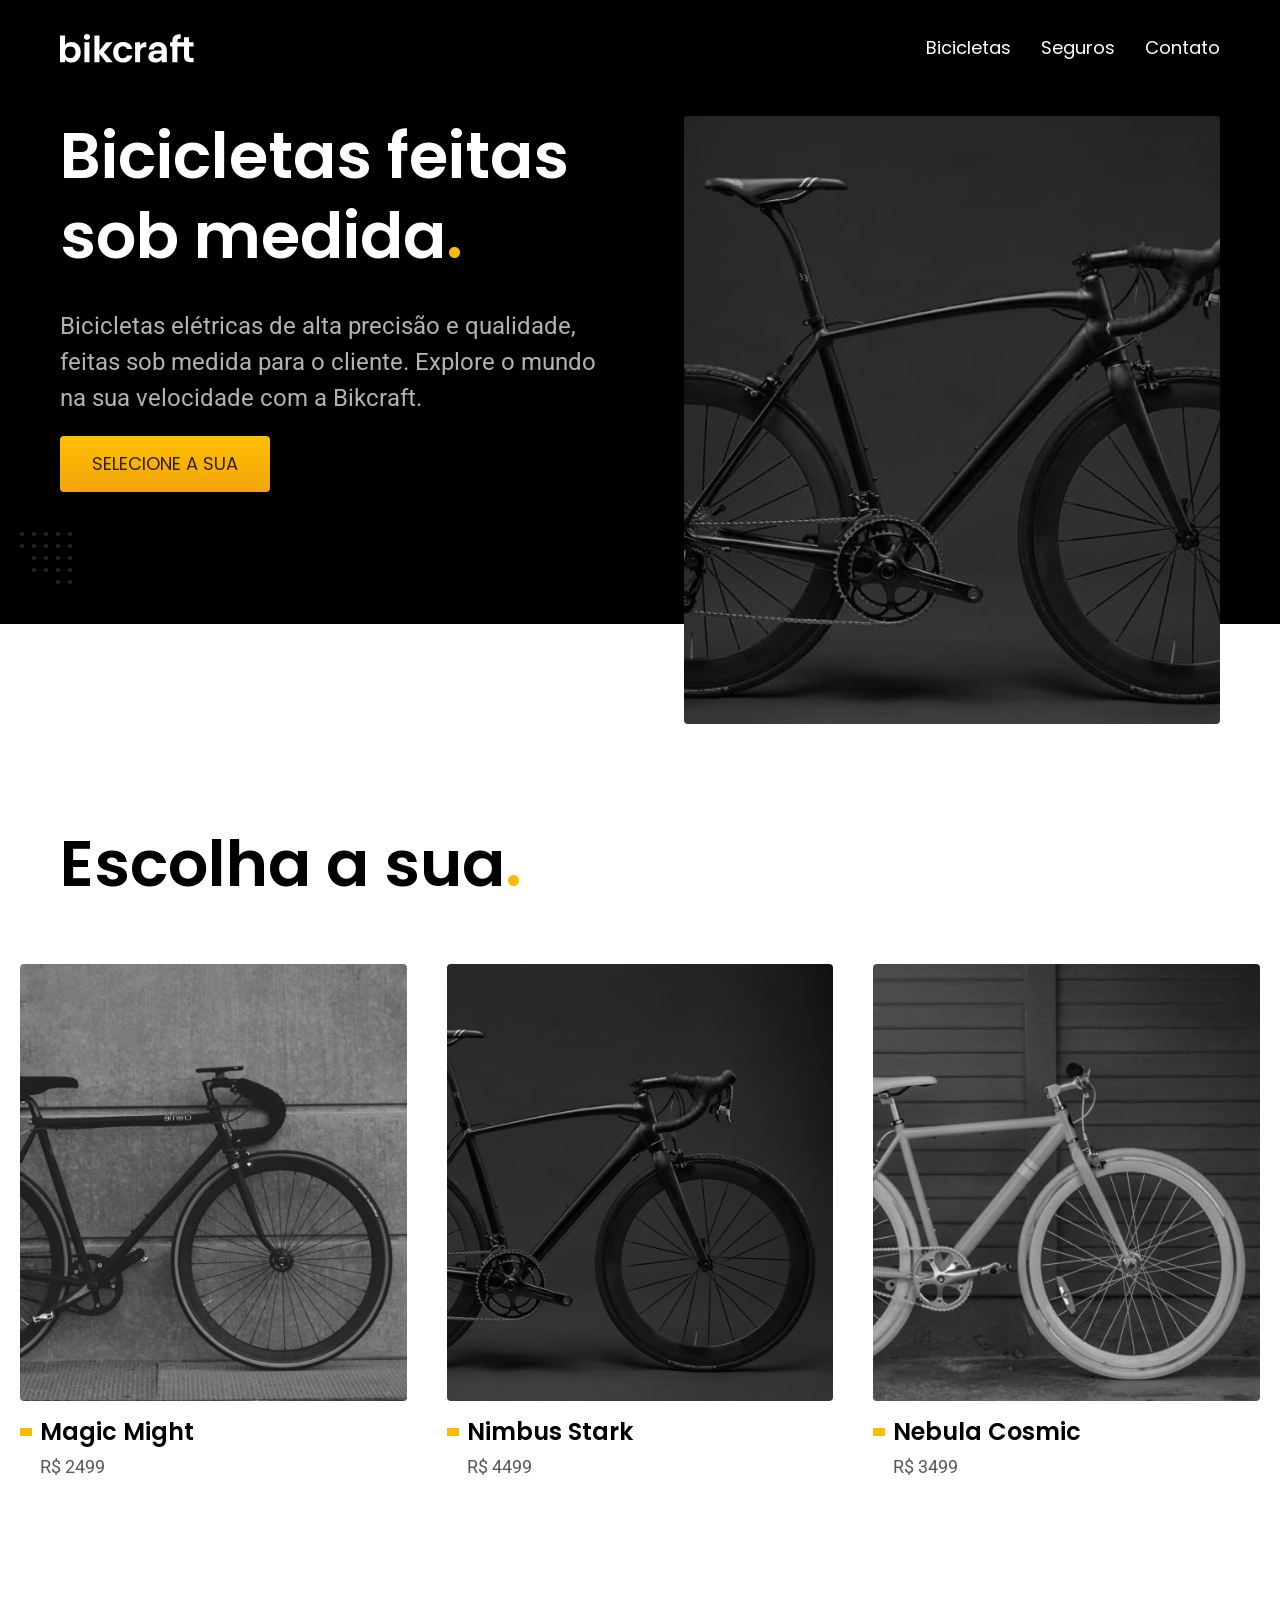
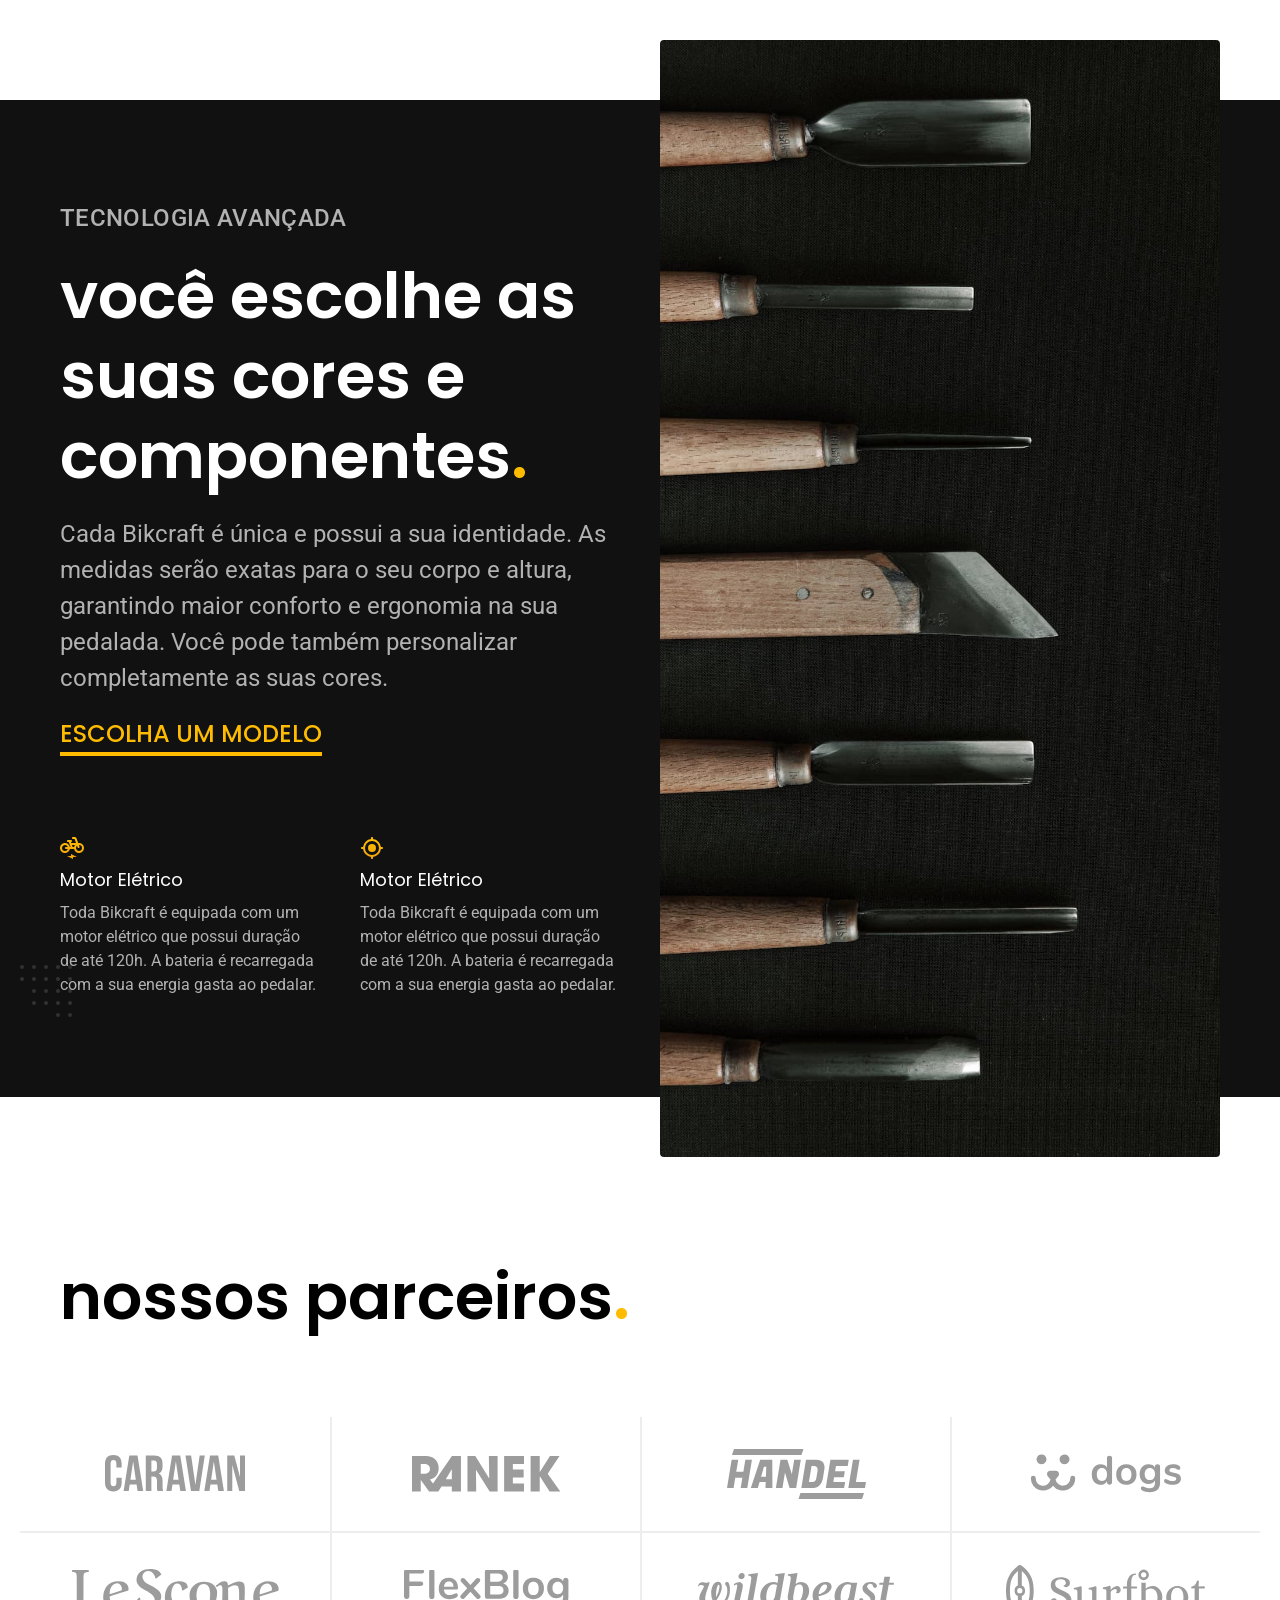
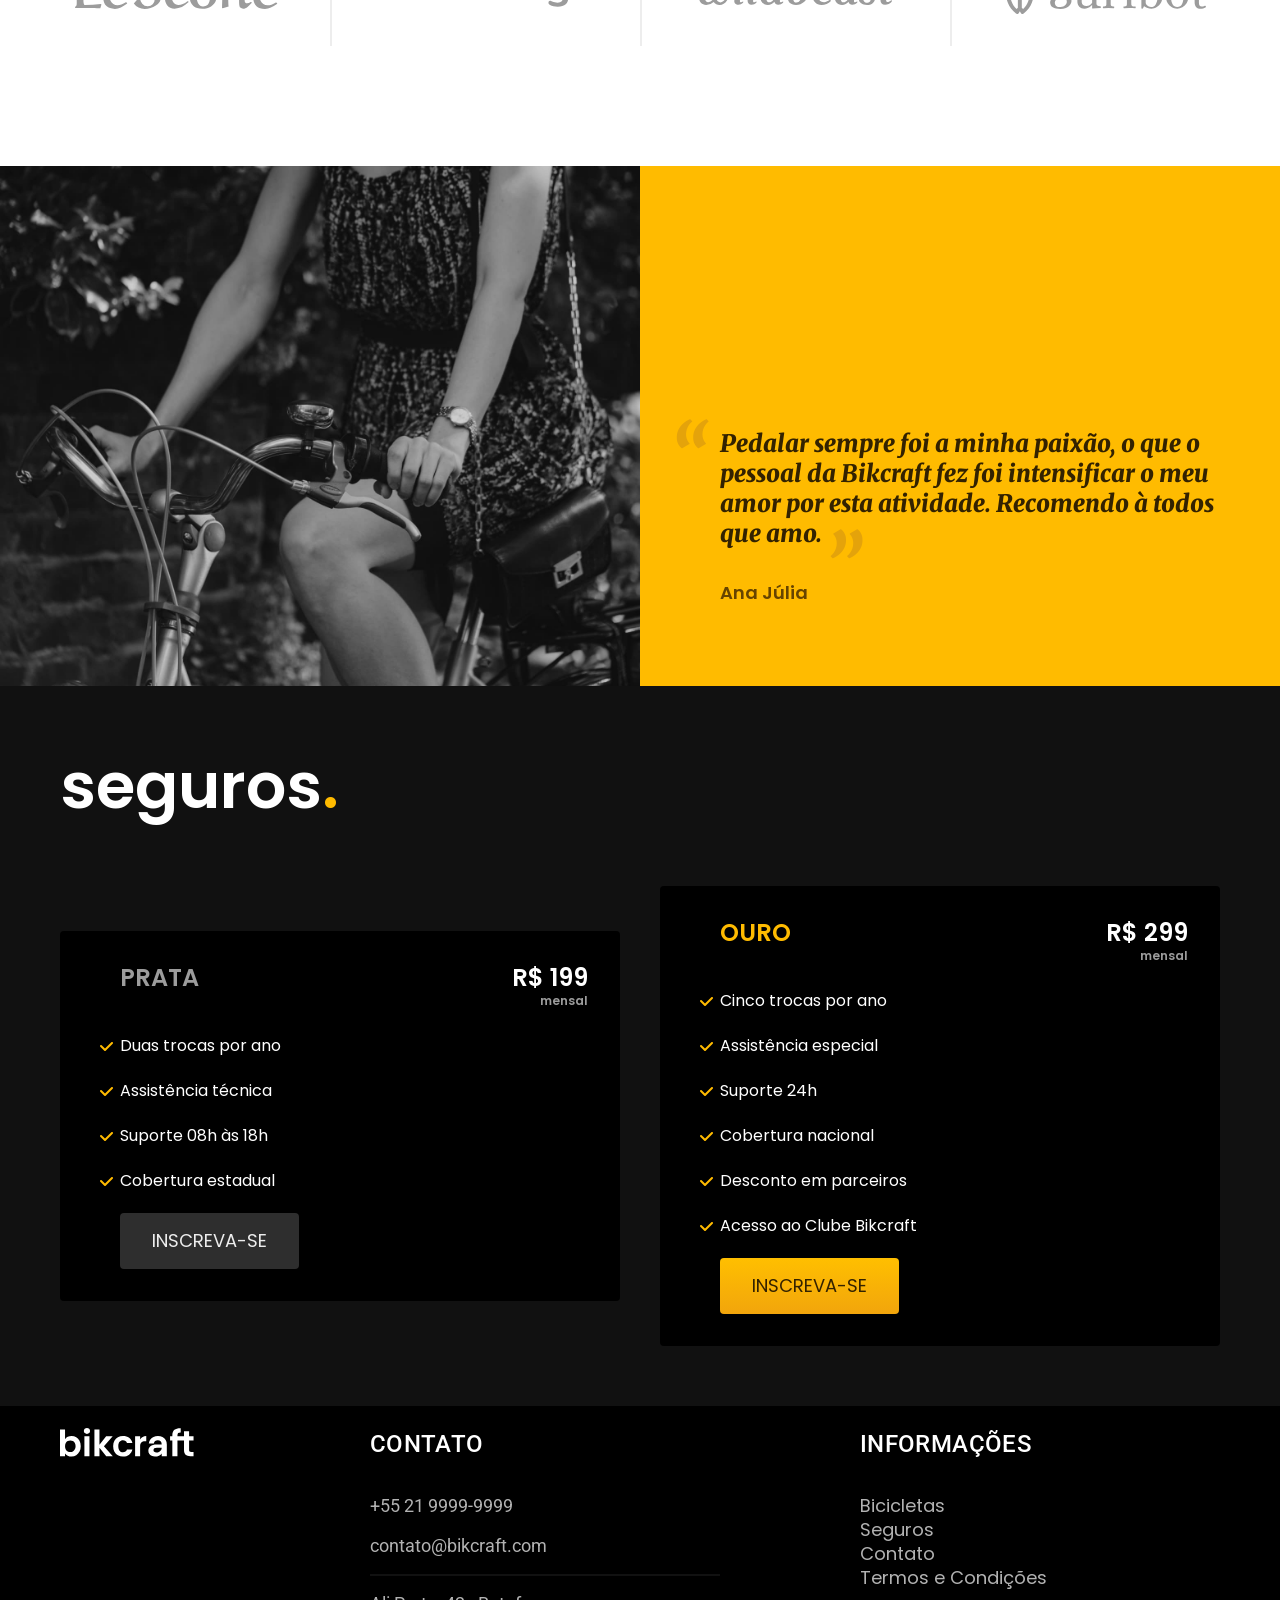
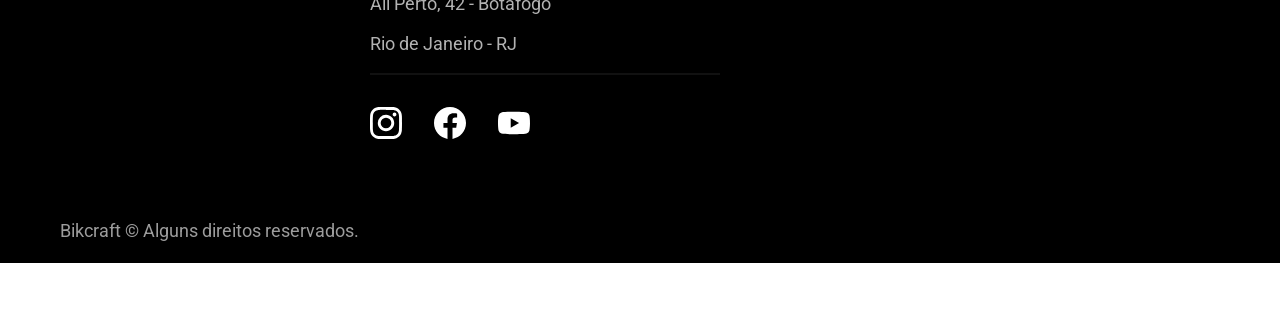
<file: index.html>
<!DOCTYPE html>
<html lang="pt-br">

<head>
  <meta charset="UTF-8">
  <meta name="viewport" content="width=device-width, initial-scale=1.0">
  <meta name="description" content="Bicicletas elétricas de alta precisão e qualidade,  feitas sob medida para o cliente. Explore o mundo na sua velocidade com a Bikcraft.">

  <link rel="preconnect" href="https://fonts.googleapis.com">
  <link rel="preconnect" href="https://fonts.gstatic.com" crossorigin>

  <link rel="icon" href="./favicon.svg" type="image/svg+xml">

  <title>Bikcraft - Bicicletas Elétricas</title>

  <link rel="preload" href="./css/style.css" as="style">
  <link rel="stylesheet" href="./css/style.css">

  <link href="https://fonts.googleapis.com/css2?family=Poppins:ital,wght@0,100;0,200;0,300;0,400;0,500;0,600;0,700;0,800;0,900;1,100;1,200;1,300;1,400;1,500;1,600;1,700;1,800;1,900&display=swap" rel="stylesheet">
  <link href="https://fonts.googleapis.com/css2?family=Poppins:ital,wght@0,100;0,200;0,300;0,400;0,500;0,600;0,700;0,800;0,900;1,100;1,200;1,300;1,400;1,500;1,600;1,700;1,800;1,900&family=Roboto:ital,wght@0,100..900;1,100..900&display=swap" rel="stylesheet">
  <link href="https://fonts.googleapis.com/css2?family=Merriweather:ital,opsz,wght@0,18..144,300..900;1,18..144,300..900&display=swap" rel="stylesheet">

  <script>document.documentElement.classList.add('js')</script>
</head>

<body>
  <header class="header-bg">
    <div class="container header">
      <a href="./">
        <img src="/img/bikcraft.svg" alt="Bikcraft Logo">
      </a>
      <nav>
        <ul class="navbar font-1-m">
          <li><a href="./bicicletas.html">Bicicletas</a></li>
          <li><a href="./seguros.html">Seguros</a></li>
          <li><a href="./contato.html">Contato</a></li>
        </ul>
      </nav>
    </div>
  </header>
  <main class="introducao-bg">
    <div class="container introducao">
      <div class="introducao-conteudo">
        <h1 class="introducao-titulo font-1-xxl fadeInDown" data-anime="200">Bicicletas feitas sob medida<span class="cor-p1">.</span></h1>
        <p class="introducao-texto font-2-l fadeInLeft" data-anime="400">Bicicletas elétricas de alta precisão e qualidade, feitas sob medida para o cliente. Explore o mundo na sua velocidade com a Bikcraft.</p>
        <a class="botao" href="./bicicletas.html" data-anime="1500">SELECIONE A SUA</a>
      </div>
      <picture data-anime="900" class="fadeInRight">
        <source media="(max-width: 800px)" srcset="./img/bicicletas/nimbus.jpg">
        <img src="/img/fotos/introducao.jpg" alt="Bicicleta">
      </picture>
    </div>
  </main>

  <article class="bicicletas-lista">
    <h2 class="container font-1-xxl">Escolha a sua<span class="cor-p1">.</span></h2>
    <ul>
      <li>
        <a href="./bicicletas/magic.html">
          <img src="/img/bicicletas/magic-home.jpg" alt="Bicicleta preta">
          <h3 class="font-1-xl">Magic Might</h3>
          <span class="font-2-m cor-8">R$ 2499</span>
        </a>
      </li>
      <li>
        <a href="./bicicletas/nimbus.html">
          <img src="/img/bicicletas/nimbus-home.jpg" alt="Bicicleta preta">
          <h3 class="font-1-xl">Nimbus Stark</h3>
          <span class="font-2-m cor-8">R$ 4499</span>
        </a>
      </li>
      <li>
        <a href="./bicicletas/nebula.html">
          <img src="/img/bicicletas/nebula-home.jpg" alt="Bicicleta branca">
          <h3 class="font-1-xl">Nebula Cosmic</h3>
          <span class="font-2-m cor-8">R$ 3499</span>
        </a>
      </li>
    </ul>
    </div>
  </article>
  <article class="tecnologia-bg">
    <div class="container tecnologia">
      <div class="tecnologia-conteudo">
        <span class="font-2-l-b cor-5">Tecnologia Avançada</span>
        <h2 class="font-1-xxl cor-0">você escolhe as suas cores e componentes<span class="cor-p1">.</span></h2>
        <p class="font-2-l cor-5">Cada Bikcraft é única e possui a sua identidade. As medidas serão exatas para o seu corpo e altura, garantindo maior conforto e ergonomia na sua pedalada. Você pode também personalizar completamente as suas cores.</p>
        <a class="link" href="./bicicletas.html">ESCOLHA UM MODELO</a>
        <div class="tecnologia-vantagens">
          <div>
            <img src="/img/icones/eletrica.svg" alt="icone eletrica">
            <h3 class="font-1-m cor-0">Motor Elétrico</h3>
            <p class="font-2-s cor-5">Toda Bikcraft é equipada com um motor elétrico que possui duração de até 120h. A bateria é recarregada com a sua energia gasta ao pedalar.</p>
          </div>
          <div>
            <img src="/img/icones/rastreador.svg" alt="icone eletrica">
            <h3 class="font-1-m cor-0">Motor Elétrico</h3>
            <p class="font-2-s cor-5">Toda Bikcraft é equipada com um motor elétrico que possui duração de até 120h. A bateria é recarregada com a sua energia gasta ao pedalar.</p>
          </div>
        </div>
      </div>
      <div class="tecnologia-imagem">
        <img src="/img/fotos/tecnologia.jpg" alt="Tecnologia">
      </div>
    </div>
  </article>
  <section class="parceiros">
    <h2 class="container font-1-xxl">nossos parceiros<span class="cor-p1">.</span></h2>
    <ul>
      <li><img src="/img/parceiros/caravan.svg" alt="caravan"></li>
      <li><img src="/img/parceiros/ranek.svg" alt="ranek.svg"></li>
      <li><img src="/img/parceiros/handel.svg" alt="handel.svg"></li>
      <li><img src="/img/parceiros/dogs.svg" alt="dogs.svg"></li>
      <li><img src="/img/parceiros/lescone.svg" alt="lescone.svg"></li>
      <li><img src="/img/parceiros/flexblog.svg" alt="flexblog.svg"></li>
      <li><img src="/img/parceiros/wildbeast.svg" alt="wildbeast.svg"></li>
      <li><img src="/img/parceiros/surfbot.svg" alt="surfbot.svg"></li>
    </ul>
  </section>
  <section class="depoimento">
    <div>
      <img src="/img/fotos/depoimento.jpg" alt="">
    </div>
    <div class="depoimento-conteudo">
      <blockquote class="font-1-xl cor-p5">
        <p>Pedalar sempre foi a minha paixão, o que o pessoal da Bikcraft fez foi intensificar o meu amor por esta atividade. Recomendo à todos que amo.</p>
      </blockquote>
      <span class="font-1-m-b cor-p4">Ana Júlia</span>
    </div>
  </section>
  <article class="seguros-bg">
    <div class="container seguros">
      <h2 class="font-1-xxl cor-0">seguros<span class="cor-p1">.</span></h2>
      <div class="seguros-conteudo">
        <div class="seguros-item">
          <div class="seguro-titulo">
            <h2 class="font-1-xl cor-6">Prata</h2>
            <div class="preco">
              <h3 class="font-1-xl cor-0">R$ 199</h3>
              <span class="font-1-xs cor-6">mensal</span>
            </div>
          </div>
          <ul>
            <li>Duas trocas por ano</li>
            <li>Assistência técnica</li>
            <li>Suporte 08h às 18h</li>
            <li>Cobertura estadual</li>
          </ul>
          <a href="./orcemento.html" class="botao secondario">INSCREVA-SE</a>
        </div>
        <div class="seguros-item">
          <div class="seguro-titulo">
            <h2 class="font-1-xl cor-p1">Ouro</h2>
            <div class="preco">
              <h3 class="font-1-xl cor-0">R$ 299</h3>
              <span class="font-1-xs cor-6">mensal</span>
            </div>
          </div>
          <ul>
            <li>Cinco trocas por ano</li>
            <li>Assistência especial</li>
            <li>Suporte 24h</li>
            <li>Cobertura nacional</li>
            <li>Desconto em parceiros</li>
            <li>Acesso ao Clube Bikcraft</li>
          </ul>
          <a href="./orcamento.html" class="botao">INSCREVA-SE</a>
        </div>
      </div>
    </div>
  </article>
  <footer class="footer-bg">
    <div class="container footer">
      <img src="/img/bikcraft.svg" alt="logo bickcraft">
      <div class="footer-contato">
        <h2 class="font-2-l-b cor-0">Contato</h2>
        <ul class="font-2-m cor-5">
          <li><a href="tel:552199999999">+55 21 9999-9999</a></li>
          <li><a href="mailto:contato@bikcraft.com">contato@bikcraft.com</a></li>
          <li>Ali Perto, 42 - Botafogo</li>
          <li>Rio de Janeiro - RJ</li>
        </ul>
        <div class="redes">
          <img src="/img/redes/instagram.svg" alt="icone instagram">
          <img src="/img/redes/facebook.svg" alt="icone facebook">
          <img src="/img/redes/youtube.svg" alt="icone youtube">
        </div>
      </div>
      <div class="footer-informacoes">
        <h2 class="font-2-l-b cor-0">Informações</h2>
        <nav>
          <ul class="font-1-m cor-5">
            <li><a href="./bicicletas.html">Bicicletas</a></li>
            <li><a href="./seguros.html">Seguros</a></li>
            <li><a href="./contato.html">Contato</a></li>
            <li><a href="./termos.html">Termos e Condições</a></li>
          </ul>
        </nav>
      </div>
      <p class="copy font-2-m cor-6">Bikcraft © Alguns direitos reservados.</p>
    </div>
  </footer>
  <script src="./js/plugins/simple-anime.js"></script>
  <script src="./js/script.js"></script>
</body>

</html>
</file>
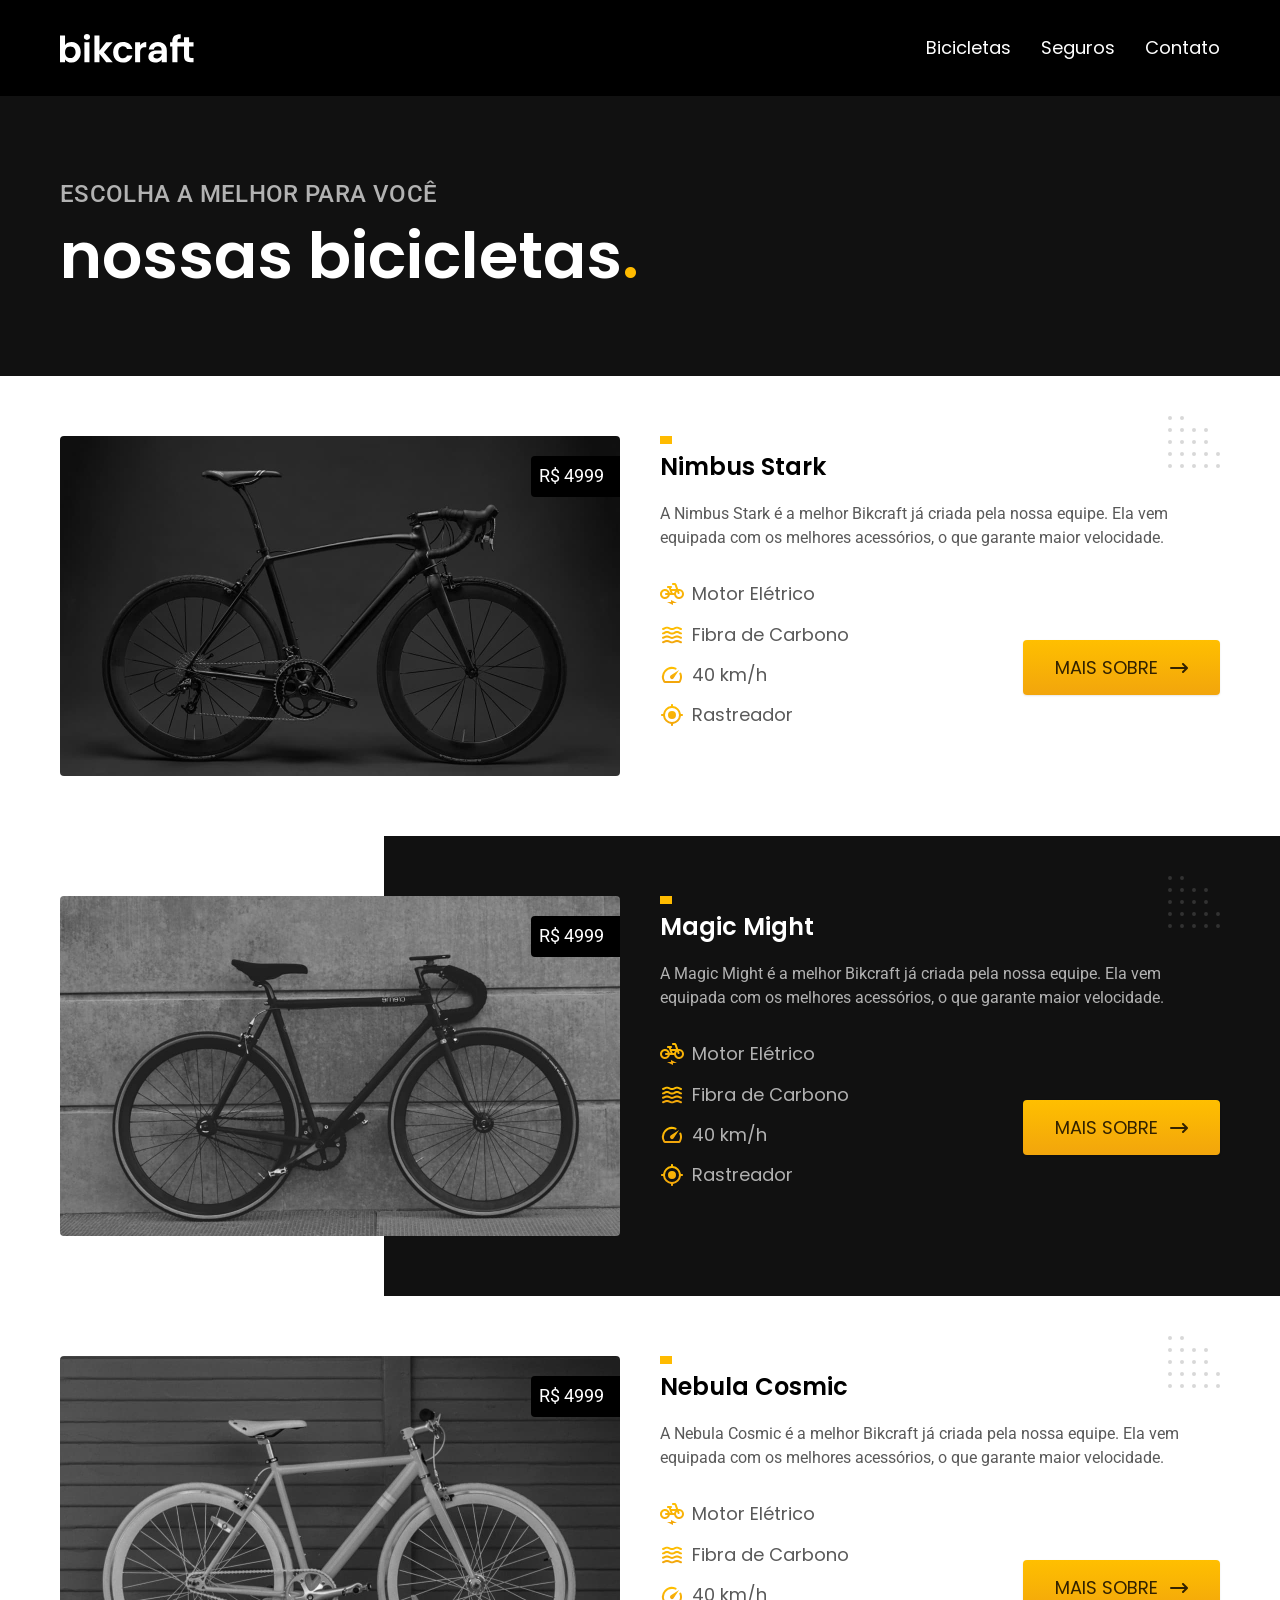
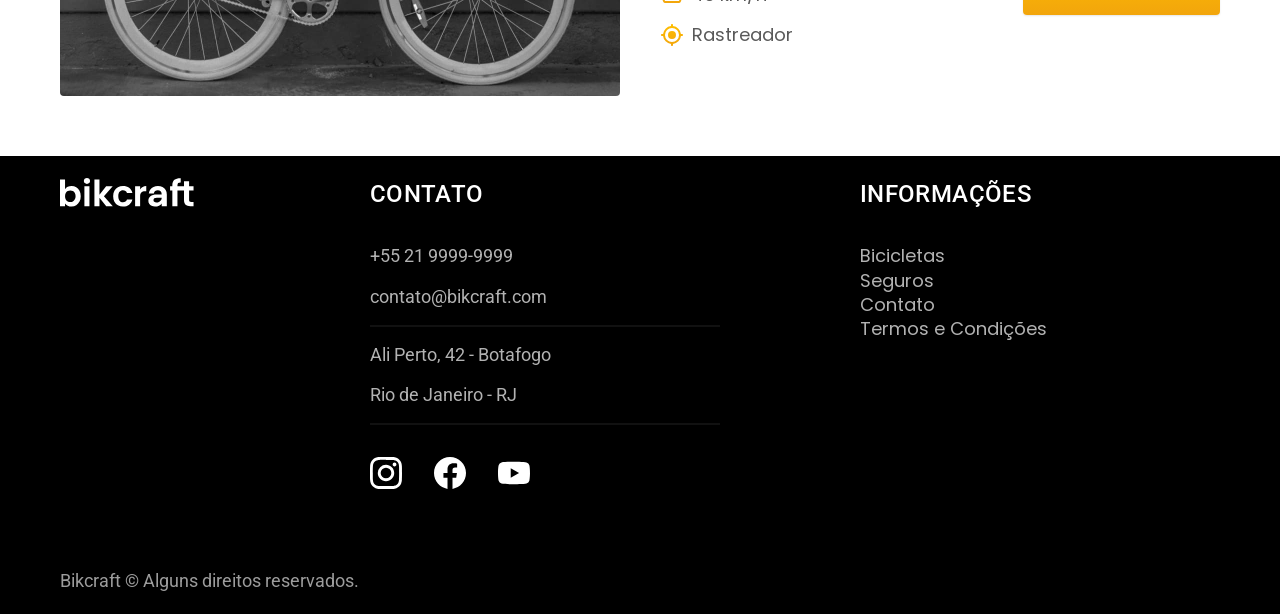
<file: bicicleta-interna.html>
<!doctype html>
<html lang="pt-br">
  <head>
    <meta charset="UTF-8" />
    <meta name="viewport" content="width=device-width, initial-scale=1.0" />
    <meta name="description" content="Seguros" />

    <link rel="preconnect" href="https://fonts.googleapis.com" />
    <link rel="preconnect" href="https://fonts.gstatic.com" crossorigin />

    <link rel="icon" href="./favicon.svg" type="image/svg+xml" />

    <title>Bicicleta| Bikcraft</title>
    <link rel="preload" href="./css/style.css" as="style" />
    <link rel="stylesheet" href="./css/style.css" />

    <link
      href="https://fonts.googleapis.com/css2?family=Poppins:ital,wght@0,100;0,200;0,300;0,400;0,500;0,600;0,700;0,800;0,900;1,100;1,200;1,300;1,400;1,500;1,600;1,700;1,800;1,900&display=swap"
      rel="stylesheet"
    />
    <link
      href="https://fonts.googleapis.com/css2?family=Poppins:ital,wght@0,100;0,200;0,300;0,400;0,500;0,600;0,700;0,800;0,900;1,100;1,200;1,300;1,400;1,500;1,600;1,700;1,800;1,900&family=Roboto:ital,wght@0,100..900;1,100..900&display=swap"
      rel="stylesheet"
    />
    <link
      href="https://fonts.googleapis.com/css2?family=Merriweather:ital,opsz,wght@0,18..144,300..900;1,18..144,300..900&display=swap"
      rel="stylesheet"
    />
    <script>
      document.documentElement.classList.add('js');
    </script>
  </head>

  <body id="bicicletas">
    <header class="header-bg">
      <div class="container header">
        <a href="./">
          <img src="/img/bikcraft.svg" alt="Bikcraft Logo" />
        </a>
        <nav>
          <ul class="navbar font-1-m">
            <li><a href="./bicicletas.html">Bicicletas</a></li>
            <li><a href="./seguros.html">Seguros</a></li>
            <li><a href="./contato.html">Contato</a></li>
          </ul>
        </nav>
      </div>
    </header>

    <main>
      <div class="titulo-bg">
        <div class="titulo container">
          <p class="font-2-l-b cor-5">Escolha a melhor para você</p>
          <h1 class="font-1-xxl cor-0">nossas bicicletas<span class="cor-p1">.</span></h1>
        </div>
      </div>

      <div class="bicicletas container">
        <div class="bicicletas-imagem">
          <img src="./img/bicicletas/nimbus.jpg" alt="bicicleta preta" />
          <span class="font-2-m cor-0">R$ 4999</span>
        </div>
        <div class="bicicletas-conteudo">
          <h2 class="font-1-xl">Nimbus Stark</h2>
          <p class="font-2-s cor-8">
            A Nimbus Stark é a melhor Bikcraft já criada pela nossa equipe. Ela vem equipada com os
            melhores acessórios, o que garante maior velocidade.
          </p>
          <ul class="font-1-m cor-8">
            <li>
              <img src="./img/icones/eletrica.svg" alt="eletrica" />
              Motor Elétrico
            </li>
            <li>
              <img src="./img/icones/carbono.svg" alt="carbono" />
              Fibra de Carbono
            </li>
            <li>
              <img src="./img/icones/velocidade.svg" alt="velocidade" />
              40 km/h
            </li>
            <li>
              <img src="./img/icones/rastreador.svg" alt="rastreador" />
              Rastreador
            </li>
          </ul>
          <a class="botao seta" href="./bicicletas/nimbus.html">Mais sobre</a>
        </div>
      </div>

      <div class="bicicletas-bg">
        <div class="bicicletas container">
          <div class="bicicletas-imagem">
            <img src="./img/bicicletas/magic.jpg" alt="bicicleta preta" />
            <span class="font-2-m cor-0">R$ 4999</span>
          </div>
          <div class="bicicletas-conteudo">
            <h2 class="font-1-xl cor-0">Magic Might</h2>
            <p class="font-2-s cor-5">
              A Magic Might é a melhor Bikcraft já criada pela nossa equipe. Ela vem equipada com os
              melhores acessórios, o que garante maior velocidade.
            </p>
            <ul class="font-1-m cor-5">
              <li>
                <img src="./img/icones/eletrica.svg" alt="eletrica" />
                Motor Elétrico
              </li>
              <li>
                <img src="./img/icones/carbono.svg" alt="carbono" />
                Fibra de Carbono
              </li>
              <li>
                <img src="./img/icones/velocidade.svg" alt="velocidade" />
                40 km/h
              </li>
              <li>
                <img src="./img/icones/rastreador.svg" alt="rastreador" />
                Rastreador
              </li>
            </ul>
            <a class="botao seta" href="./bicicletas/magic.html">Mais sobre</a>
          </div>
        </div>
      </div>

      <div class="bicicletas container">
        <div class="bicicletas-imagem">
          <img src="./img/bicicletas/nebula.jpg" alt="bicicleta branca" />
          <span class="font-2-m cor-0">R$ 4999</span>
        </div>
        <div class="bicicletas-conteudo">
          <h2 class="font-1-xl">Nebula Cosmic</h2>
          <p class="font-2-s cor-8">
            A Nebula Cosmic é a melhor Bikcraft já criada pela nossa equipe. Ela vem equipada com os
            melhores acessórios, o que garante maior velocidade.
          </p>
          <ul class="font-1-m cor-8">
            <li>
              <img src="./img/icones/eletrica.svg" alt="eletrica" />
              Motor Elétrico
            </li>
            <li>
              <img src="./img/icones/carbono.svg" alt="carbono" />
              Fibra de Carbono
            </li>
            <li>
              <img src="./img/icones/velocidade.svg" alt="velocidade" />
              40 km/h
            </li>
            <li>
              <img src="./img/icones/rastreador.svg" alt="rastreador" />
              Rastreador
            </li>
          </ul>
          <a class="botao seta" href="./bicicletas/nebula.html">Mais sobre</a>
        </div>
      </div>
    </main>
    <footer class="footer-bg">
      <div class="container footer">
        <img src="/img/bikcraft.svg" alt="logo bickcraft" />
        <div class="footer-contato">
          <h2 class="font-2-l-b cor-0">Contato</h2>
          <ul class="font-2-m cor-5">
            <li><a href="tel:552199999999">+55 21 9999-9999</a></li>
            <li><a href="mailto:contato@bikcraft.com">contato@bikcraft.com</a></li>
            <li>Ali Perto, 42 - Botafogo</li>
            <li>Rio de Janeiro - RJ</li>
          </ul>
          <div class="redes">
            <img src="/img/redes/instagram.svg" alt="icone instagram" />
            <img src="/img/redes/facebook.svg" alt="icone facebook" />
            <img src="/img/redes/youtube.svg" alt="icone youtube" />
          </div>
        </div>
        <div class="footer-informacoes">
          <h2 class="font-2-l-b cor-0">Informações</h2>
          <nav>
            <ul class="font-1-m cor-5">
              <li><a href="./bicicletas.html">Bicicletas</a></li>
              <li><a href="./seguros.html">Seguros</a></li>
              <li><a href="./contato.html">Contato</a></li>
              <li><a href="./termos.html">Termos e Condições</a></li>
            </ul>
          </nav>
        </div>
        <p class="copy font-2-m cor-6">Bikcraft © Alguns direitos reservados.</p>
      </div>
    </footer>
    <script src="./js/script.js"></script>
  </body>
</html>
</file>
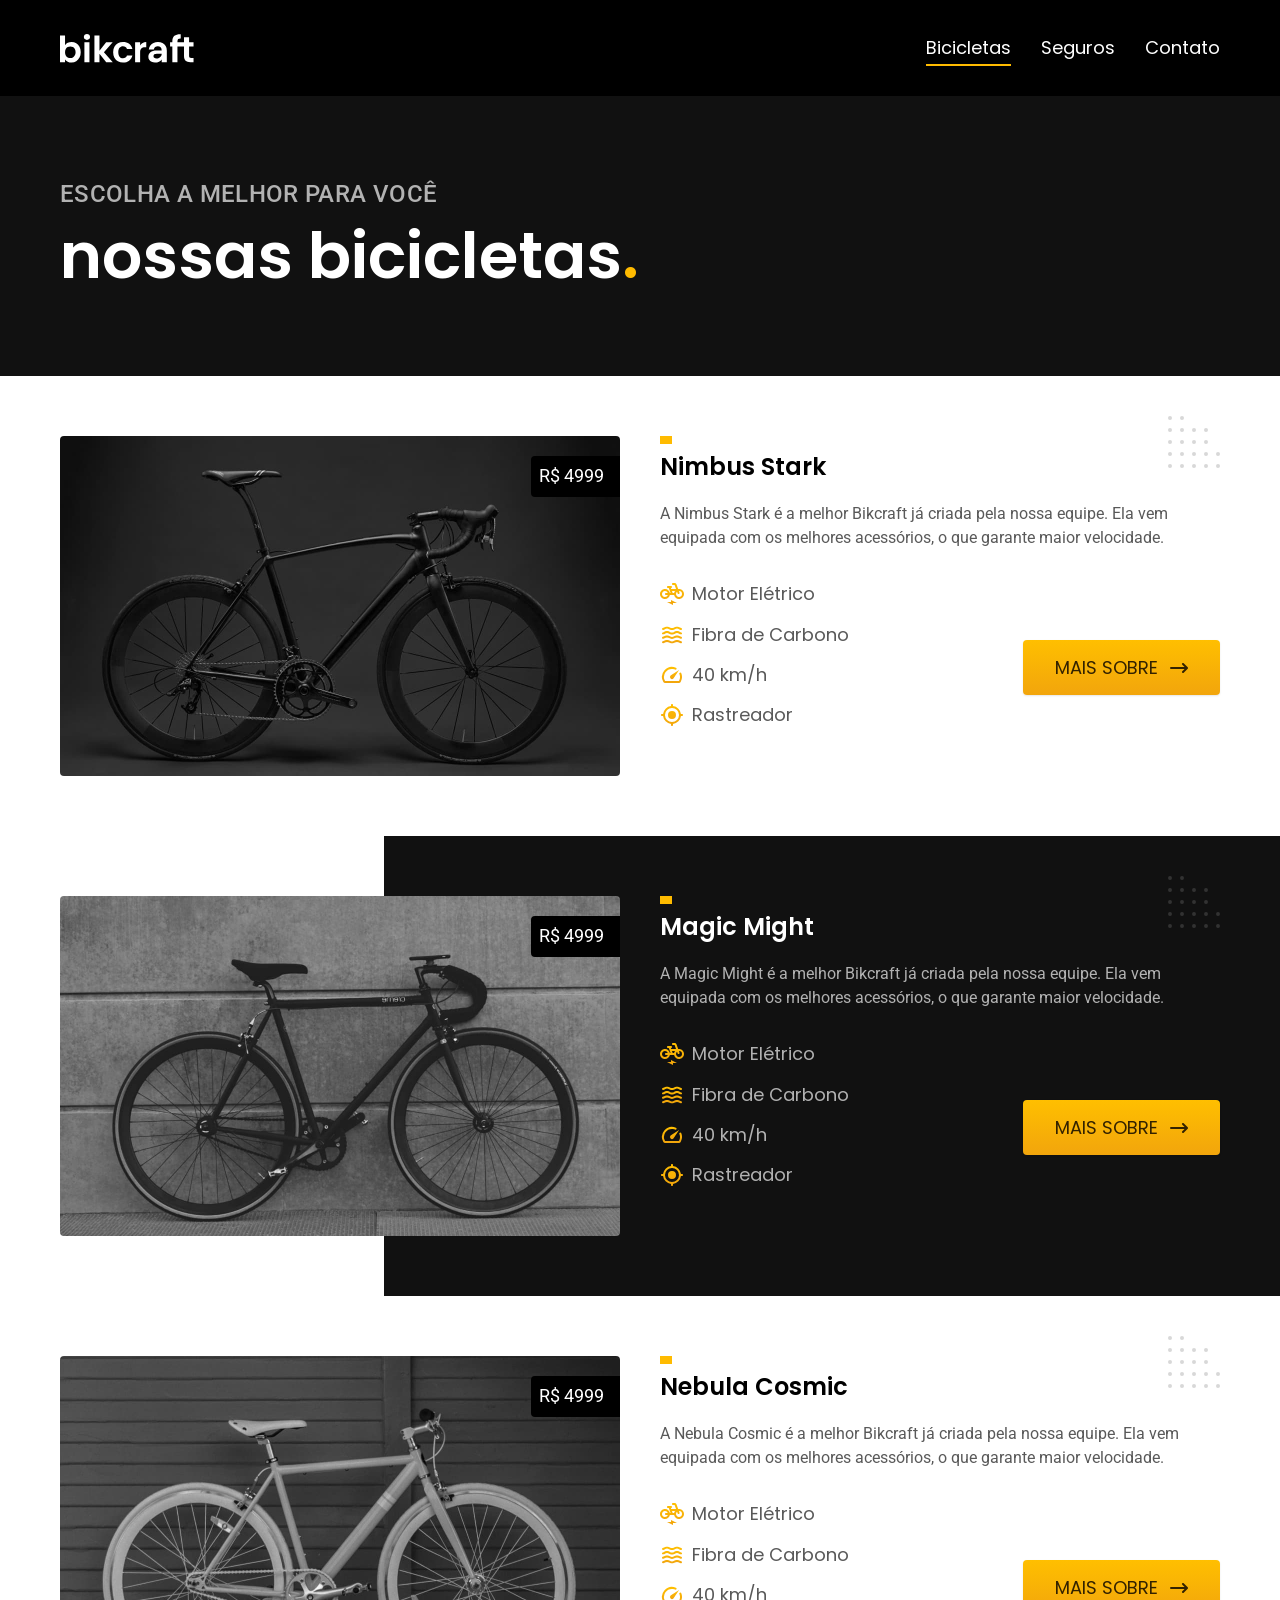
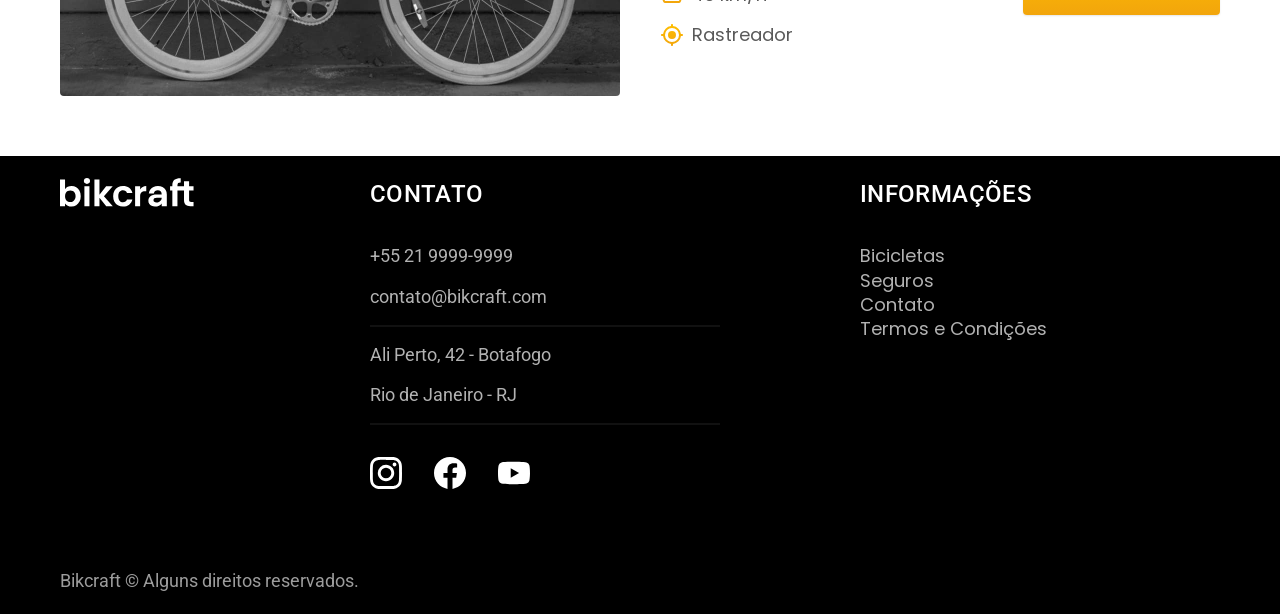
<file: bicicletas.html>
<!doctype html>
<html lang="pt-br">
  <head>
    <meta charset="UTF-8" />
    <meta name="viewport" content="width=device-width, initial-scale=1.0" />
    <meta name="description" content="Seguros" />

    <link rel="preconnect" href="https://fonts.googleapis.com" />
    <link rel="preconnect" href="https://fonts.gstatic.com" crossorigin />

    <link rel="icon" href="./favicon.svg" type="image/svg+xml" />

    <title>Bicicletas| Bikcraft</title>
    <link rel="preload" href="./css/style.css" as="style" />
    <link rel="stylesheet" href="./css/style.css" />

    <link
      href="https://fonts.googleapis.com/css2?family=Poppins:ital,wght@0,100;0,200;0,300;0,400;0,500;0,600;0,700;0,800;0,900;1,100;1,200;1,300;1,400;1,500;1,600;1,700;1,800;1,900&display=swap"
      rel="stylesheet"
    />
    <link
      href="https://fonts.googleapis.com/css2?family=Poppins:ital,wght@0,100;0,200;0,300;0,400;0,500;0,600;0,700;0,800;0,900;1,100;1,200;1,300;1,400;1,500;1,600;1,700;1,800;1,900&family=Roboto:ital,wght@0,100..900;1,100..900&display=swap"
      rel="stylesheet"
    />
    <link
      href="https://fonts.googleapis.com/css2?family=Merriweather:ital,opsz,wght@0,18..144,300..900;1,18..144,300..900&display=swap"
      rel="stylesheet"
    />
    <script>
      document.documentElement.classList.add('js');
    </script>
  </head>

  <body id="bicicletas">
    <header class="header-bg">
      <div class="container header">
        <a href="./">
          <img src="/img/bikcraft.svg" alt="Bikcraft Logo" />
        </a>
        <nav>
          <ul class="navbar font-1-m">
            <li><a href="./bicicletas.html">Bicicletas</a></li>
            <li><a href="./seguros.html">Seguros</a></li>
            <li><a href="./contato.html">Contato</a></li>
          </ul>
        </nav>
      </div>
    </header>

    <main>
      <div class="titulo-bg">
        <div class="titulo container">
          <p class="font-2-l-b cor-5">Escolha a melhor para você</p>
          <h1 class="font-1-xxl cor-0">nossas bicicletas<span class="cor-p1">.</span></h1>
        </div>
      </div>

      <div class="bicicletas container">
        <div class="bicicletas-imagem">
          <img src="./img/bicicletas/nimbus.jpg" alt="bicicleta preta" />
          <span class="font-2-m cor-0">R$ 4999</span>
        </div>
        <div class="bicicletas-conteudo">
          <h2 class="font-1-xl">Nimbus Stark</h2>
          <p class="font-2-s cor-8">
            A Nimbus Stark é a melhor Bikcraft já criada pela nossa equipe. Ela vem equipada com os
            melhores acessórios, o que garante maior velocidade.
          </p>
          <ul class="font-1-m cor-8">
            <li>
              <img src="./img/icones/eletrica.svg" alt="eletrica" />
              Motor Elétrico
            </li>
            <li>
              <img src="./img/icones/carbono.svg" alt="carbono" />
              Fibra de Carbono
            </li>
            <li>
              <img src="./img/icones/velocidade.svg" alt="velocidade" />
              40 km/h
            </li>
            <li>
              <img src="./img/icones/rastreador.svg" alt="rastreador" />
              Rastreador
            </li>
          </ul>
          <a class="botao seta" href="./bicicletas/nimbus.html">Mais sobre</a>
        </div>
      </div>

      <div class="bicicletas-bg">
        <div class="bicicletas container">
          <div class="bicicletas-imagem">
            <img src="./img/bicicletas/magic.jpg" alt="bicicleta preta" />
            <span class="font-2-m cor-0">R$ 4999</span>
          </div>
          <div class="bicicletas-conteudo">
            <h2 class="font-1-xl cor-0">Magic Might</h2>
            <p class="font-2-s cor-5">
              A Magic Might é a melhor Bikcraft já criada pela nossa equipe. Ela vem equipada com os
              melhores acessórios, o que garante maior velocidade.
            </p>
            <ul class="font-1-m cor-5">
              <li>
                <img src="./img/icones/eletrica.svg" alt="eletrica" />
                Motor Elétrico
              </li>
              <li>
                <img src="./img/icones/carbono.svg" alt="carbono" />
                Fibra de Carbono
              </li>
              <li>
                <img src="./img/icones/velocidade.svg" alt="velocidade" />
                40 km/h
              </li>
              <li>
                <img src="./img/icones/rastreador.svg" alt="rastreador" />
                Rastreador
              </li>
            </ul>
            <a class="botao seta" href="./bicicletas/magic.html">Mais sobre</a>
          </div>
        </div>
      </div>

      <div class="bicicletas container">
        <div class="bicicletas-imagem">
          <img src="./img/bicicletas/nebula.jpg" alt="bicicleta branca" />
          <span class="font-2-m cor-0">R$ 4999</span>
        </div>
        <div class="bicicletas-conteudo">
          <h2 class="font-1-xl">Nebula Cosmic</h2>
          <p class="font-2-s cor-8">
            A Nebula Cosmic é a melhor Bikcraft já criada pela nossa equipe. Ela vem equipada com os
            melhores acessórios, o que garante maior velocidade.
          </p>
          <ul class="font-1-m cor-8">
            <li>
              <img src="./img/icones/eletrica.svg" alt="eletrica" />
              Motor Elétrico
            </li>
            <li>
              <img src="./img/icones/carbono.svg" alt="carbono" />
              Fibra de Carbono
            </li>
            <li>
              <img src="./img/icones/velocidade.svg" alt="velocidade" />
              40 km/h
            </li>
            <li>
              <img src="./img/icones/rastreador.svg" alt="rastreador" />
              Rastreador
            </li>
          </ul>
          <a class="botao seta" href="./bicicletas/nebula.html">Mais sobre</a>
        </div>
      </div>
    </main>
    <footer class="footer-bg">
      <div class="container footer">
        <img src="/img/bikcraft.svg" alt="logo bickcraft" />
        <div class="footer-contato">
          <h2 class="font-2-l-b cor-0">Contato</h2>
          <ul class="font-2-m cor-5">
            <li><a href="tel:552199999999">+55 21 9999-9999</a></li>
            <li><a href="mailto:contato@bikcraft.com">contato@bikcraft.com</a></li>
            <li>Ali Perto, 42 - Botafogo</li>
            <li>Rio de Janeiro - RJ</li>
          </ul>
          <div class="redes">
            <img src="/img/redes/instagram.svg" alt="icone instagram" />
            <img src="/img/redes/facebook.svg" alt="icone facebook" />
            <img src="/img/redes/youtube.svg" alt="icone youtube" />
          </div>
        </div>
        <div class="footer-informacoes">
          <h2 class="font-2-l-b cor-0">Informações</h2>
          <nav>
            <ul class="font-1-m cor-5">
              <li><a href="./bicicletas.html">Bicicletas</a></li>
              <li><a href="./seguros.html">Seguros</a></li>
              <li><a href="./contato.html">Contato</a></li>
              <li><a href="./termos.html">Termos e Condições</a></li>
            </ul>
          </nav>
        </div>
        <p class="copy font-2-m cor-6">Bikcraft © Alguns direitos reservados.</p>
      </div>
    </footer>
    <script src="./js/script.js"></script>
  </body>
</html>
</file>
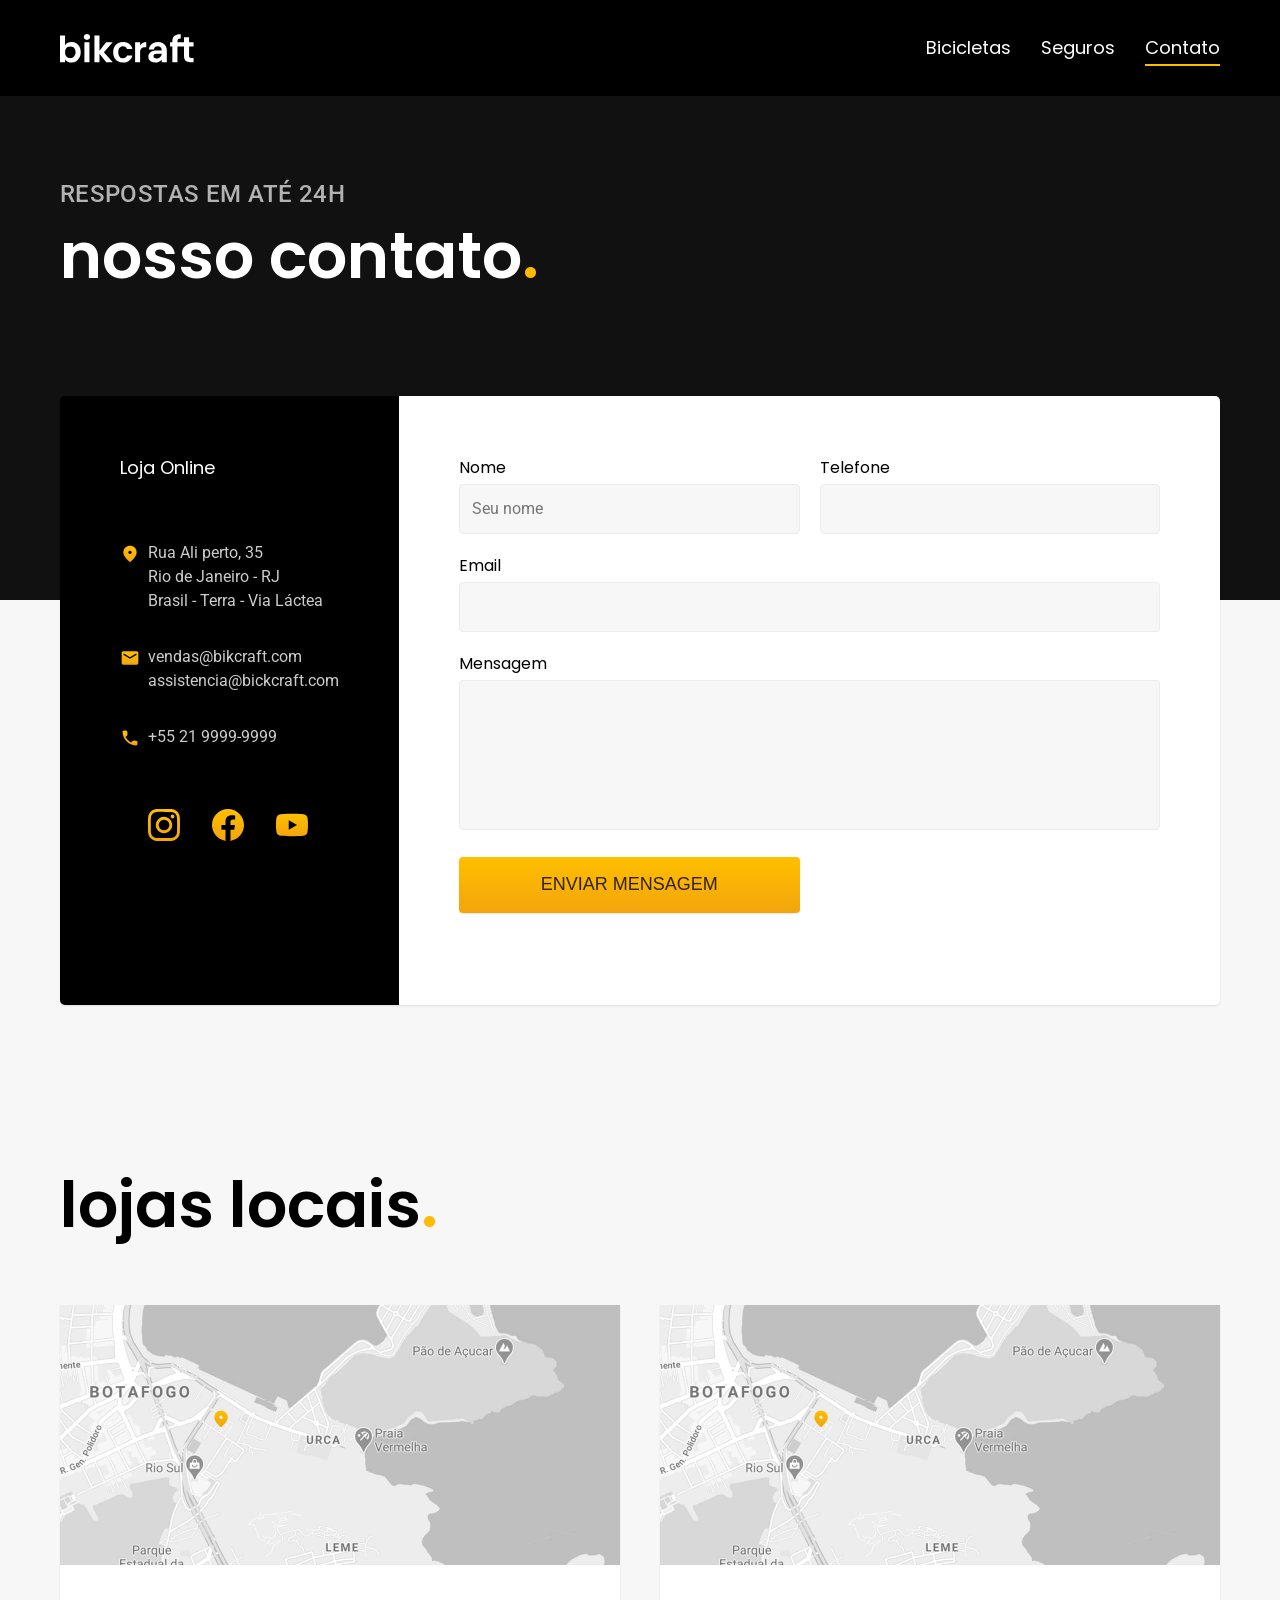
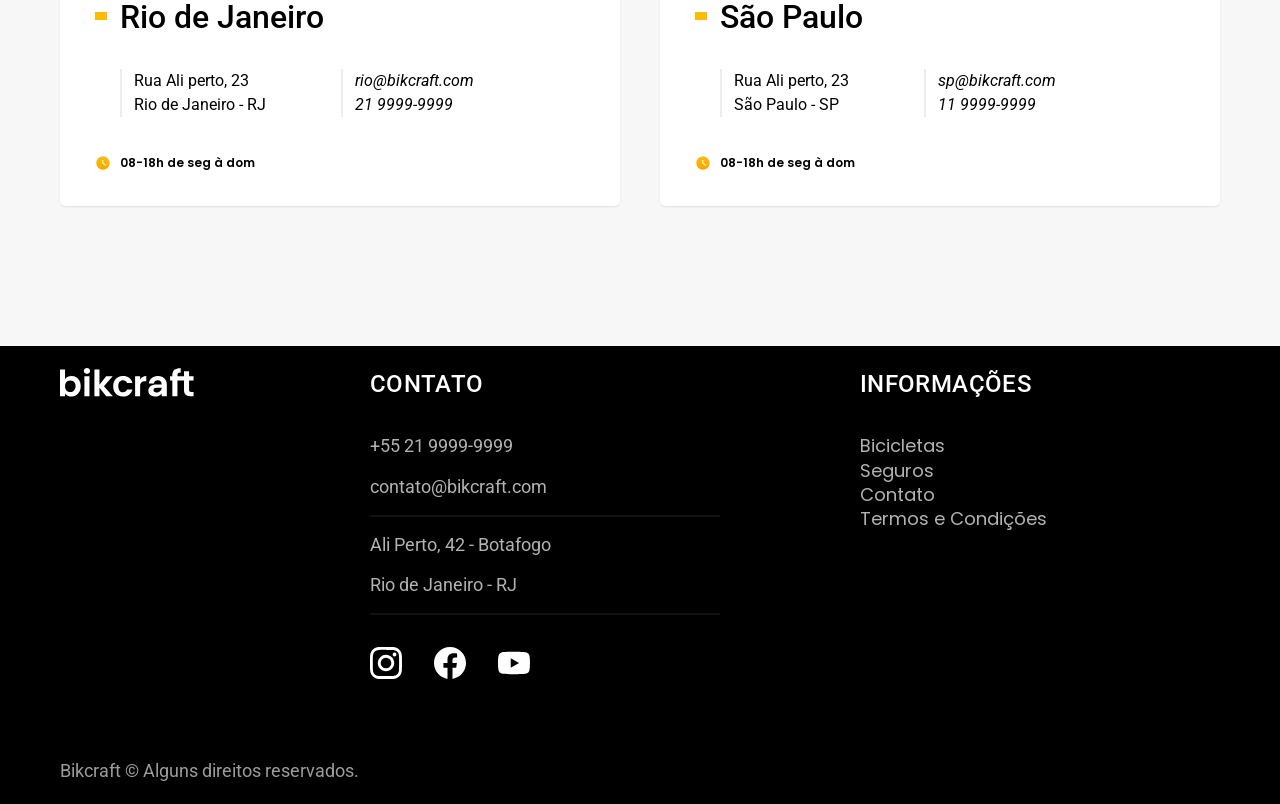
<file: contato.html>
<!doctype html>
<html lang="pt-br">
  <head>
    <meta charset="UTF-8" />
    <meta name="viewport" content="width=device-width, initial-scale=1.0" />
    <meta name="description" content="Termos e condições" />

    <link rel="preconnect" href="https://fonts.googleapis.com" />
    <link rel="preconnect" href="https://fonts.gstatic.com" crossorigin />

    <link rel="icon" href="./favicon.svg" type="image/svg+xml" />

    <title>Contato | Bikcraft</title>
    <link rel="preload" href="./css/style.css" as="style" />
    <link rel="stylesheet" href="./css/style.css" />

    <link
      href="https://fonts.googleapis.com/css2?family=Poppins:ital,wght@0,100;0,200;0,300;0,400;0,500;0,600;0,700;0,800;0,900;1,100;1,200;1,300;1,400;1,500;1,600;1,700;1,800;1,900&display=swap"
      rel="stylesheet"
    />
    <link
      href="https://fonts.googleapis.com/css2?family=Poppins:ital,wght@0,100;0,200;0,300;0,400;0,500;0,600;0,700;0,800;0,900;1,100;1,200;1,300;1,400;1,500;1,600;1,700;1,800;1,900&family=Roboto:ital,wght@0,100..900;1,100..900&display=swap"
      rel="stylesheet"
    />
    <link
      href="https://fonts.googleapis.com/css2?family=Merriweather:ital,opsz,wght@0,18..144,300..900;1,18..144,300..900&display=swap"
      rel="stylesheet"
    />
    <script>
      document.documentElement.classList.add('js');
    </script>
  </head>

  <body id="contato">
    <header class="header-bg">
      <div class="container header">
        <a href="./">
          <img src="/img/bikcraft.svg" alt="Bikcraft Logo" />
        </a>
        <nav>
          <ul class="navbar font-1-m">
            <li><a href="./bicicletas.html">Bicicletas</a></li>
            <li><a href="./seguros.html">Seguros</a></li>
            <li><a href="./contato.html">Contato</a></li>
          </ul>
        </nav>
      </div>
    </header>

    <main>
      <div class="titulo-bg">
        <div class="titulo container">
          <p class="font-2-l-b cor-5">respostas em até 24h</p>
          <h1 class="font-1-xxl cor-0">nosso contato<span class="cor-p1">.</span></h1>
        </div>
      </div>

      <section class="container">
        <div class="contato">
          <div class="contato-dados">
            <h3 class="font-1-m cor-0">Loja Online</h3>
            <ul class="contato-endereco font-2-s cor-4">
              <li>
                <img src="./img/icones/local.svg" alt="" />
                <div>
                  <p>Rua Ali perto, 35</p>
                  <p>Rio de Janeiro - RJ</p>
                  <p>Brasil - Terra - Via Láctea</p>
                </div>
              </li>
              <li>
                <img src="./img/icones/email.svg" alt="" />
                <div>
                  <p>
                    <a href="mailto:contato@bikcraft.com">vendas@bikcraft.com</a>
                  </p>
                  <p>
                    <a href="mailto:contato@bikcraft.com">assistencia@bickcraft.com</a>
                  </p>
                </div>
              </li>
              <li>
                <img src="./img/icones/telefone.svg" alt="" />
                <a href="tel:552199999999">+55 21 9999-9999</a>
              </li>
            </ul>
            <div class="rede-social">
              <img src="./img/redes/instagram-p.svg" alt="icone instagram" />
              <img src="./img/redes/facebook-p.svg" alt="icone facebook" />
              <img src="./img/redes/youtube-p.svg" alt="icone youtube" />
            </div>
          </div>
          <div class="contato-formulario">
            <form class="form" action="./contato.html">
              <div>
                <label for="name">Nome</label>
                <input type="text" id="name" name="nome" placeholder="Seu nome" />
              </div>
              <div>
                <label for="phone">Telefone</label>
                <input type="tel" id="phone" />
              </div>
              <div class="col-2">
                <label for="email">Email</label>
                <input type="email" id="email" />
              </div>
              <div class="col-2">
                <label for="mesage">Mensagem</label>
                <textarea name="" id="mesage"></textarea>
              </div>
              <button class="botao">Enviar Mensagem</button>
            </form>
          </div>
        </div>
      </section>
    </main>

    <article class="lojas-locais container">
      <h2 class="font-1-xxl cor-12">lojas locais<span class="cor-p1">.</span></h2>
      <div class="loja-conteudo">
        <div class="loja-item">
          <img src="./img/lojas/rj.jpg" alt="imagem da loja" />
          <div class="loja-dados">
            <h3 class="font-2-xl cor-12">Rio de Janeiro</h3>
            <div class="loja-endereco">
              <div>
                <p class="font-2-s">Rua Ali perto, 23</p>
                <p class="font-2-s">Rio de Janeiro - RJ</p>
              </div>
              <address>
                <p class="font-2-s">rio@bikcraft.com</p>
                <p class="font-2-s">21 9999-9999</p>
              </address>
            </div>
            <span class="font-1-xs">08-18h de seg à dom</span>
          </div>
        </div>
        <div class="loja-item">
          <img src="./img/lojas/rj.jpg" alt="imagem da loja" />
          <div class="loja-dados">
            <h3 class="font-2-xl cor-12">São Paulo</h3>
            <div class="loja-endereco">
              <div>
                <p class="font-2-s">Rua Ali perto, 23</p>
                <p class="font-2-s">São Paulo - SP</p>
              </div>
              <address>
                <p class="font-2-s">sp@bikcraft.com</p>
                <p class="font-2-s">11 9999-9999</p>
              </address>
            </div>
            <span class="font-1-xs">08-18h de seg à dom</span>
          </div>
        </div>
      </div>
    </article>

    <footer class="footer-bg">
      <div class="container footer">
        <img src="/img/bikcraft.svg" alt="logo bickcraft" />
        <div class="footer-contato">
          <h2 class="font-2-l-b cor-0">Contato</h2>
          <ul class="font-2-m cor-5">
            <li><a href="tel:552199999999">+55 21 9999-9999</a></li>
            <li>
              <a href="mailto:contato@bikcraft.com">contato@bikcraft.com</a>
            </li>
            <li>Ali Perto, 42 - Botafogo</li>
            <li>Rio de Janeiro - RJ</li>
          </ul>
          <div class="redes">
            <img src="/img/redes/instagram.svg" alt="icone instagram" />
            <img src="/img/redes/facebook.svg" alt="icone facebook" />
            <img src="/img/redes/youtube.svg" alt="icone youtube" />
          </div>
        </div>
        <div class="footer-informacoes">
          <h2 class="font-2-l-b cor-0">Informações</h2>
          <nav>
            <ul class="font-1-m cor-5">
              <li><a href="./bicicletas.html">Bicicletas</a></li>
              <li><a href="./seguros.html">Seguros</a></li>
              <li><a href="./contato.html">Contato</a></li>
              <li><a href="./termos.html">Termos e Condições</a></li>
            </ul>
          </nav>
        </div>
        <p class="copy font-2-m cor-6">Bikcraft © Alguns direitos reservados.</p>
      </div>
    </footer>
    <script src="./js/script.js"></script>
  </body>
</html>
</file>
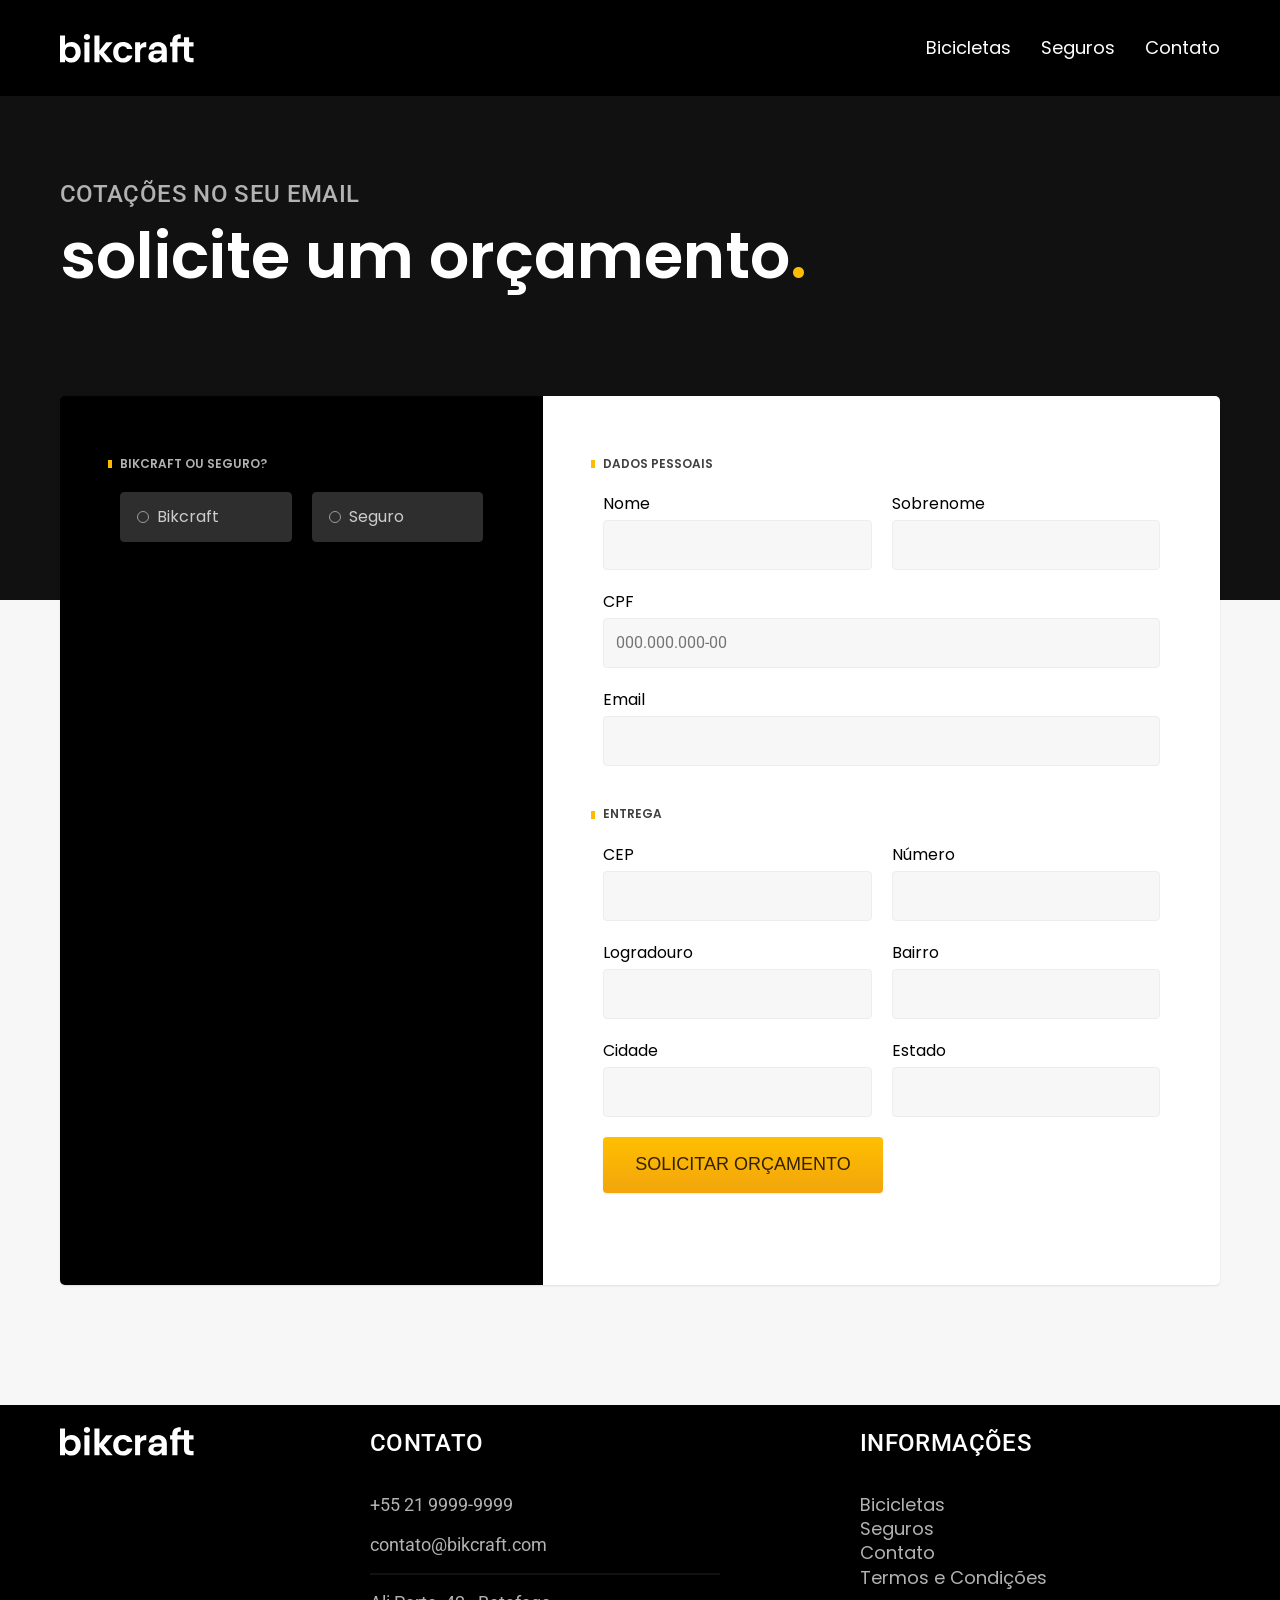
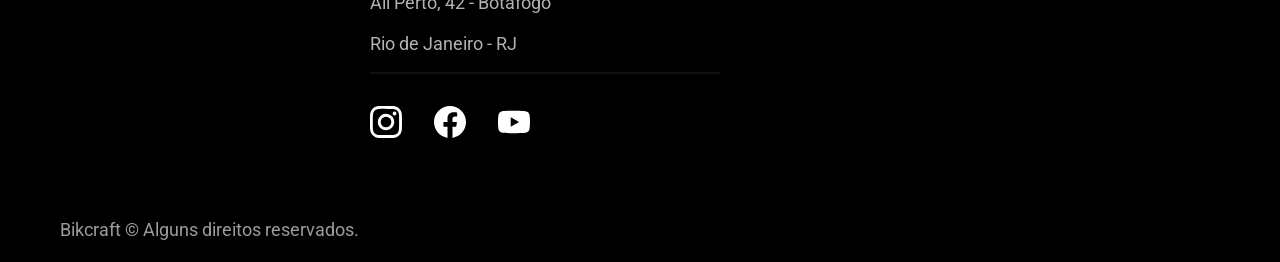
<file: orcamento.html>
<!doctype html>
<html lang="pt-br">
  <head>
    <meta charset="UTF-8" />
    <meta name="viewport" content="width=device-width, initial-scale=1.0" />
    <meta name="description" content="Termos e condições" />

    <link rel="preconnect" href="https://fonts.googleapis.com" />
    <link rel="preconnect" href="https://fonts.gstatic.com" crossorigin />

    <link rel="icon" href="./favicon.svg" type="image/svg+xml" />

    <title>Orçamento | Bikcraft</title>
    <link rel="preload" href="./css/style.css" as="style" />
    <link rel="stylesheet" href="./css/style.css" />

    <link
      href="https://fonts.googleapis.com/css2?family=Poppins:ital,wght@0,100;0,200;0,300;0,400;0,500;0,600;0,700;0,800;0,900;1,100;1,200;1,300;1,400;1,500;1,600;1,700;1,800;1,900&display=swap"
      rel="stylesheet"
    />
    <link
      href="https://fonts.googleapis.com/css2?family=Poppins:ital,wght@0,100;0,200;0,300;0,400;0,500;0,600;0,700;0,800;0,900;1,100;1,200;1,300;1,400;1,500;1,600;1,700;1,800;1,900&family=Roboto:ital,wght@0,100..900;1,100..900&display=swap"
      rel="stylesheet"
    />
    <link
      href="https://fonts.googleapis.com/css2?family=Merriweather:ital,opsz,wght@0,18..144,300..900;1,18..144,300..900&display=swap"
      rel="stylesheet"
    />
    <script>
      document.documentElement.classList.add('js');
    </script>
  </head>

  <body id="orcamento">
    <header class="header-bg">
      <div class="container header">
        <a href="./">
          <img src="/img/bikcraft.svg" alt="Bikcraft Logo" />
        </a>
        <nav>
          <ul class="navbar font-1-m">
            <li><a href="./bicicletas.html">Bicicletas</a></li>
            <li><a href="./seguros.html">Seguros</a></li>
            <li><a href="./contato.html">Contato</a></li>
          </ul>
        </nav>
      </div>
    </header>

    <main>
      <div class="titulo-bg">
        <div class="titulo container">
          <p class="font-2-l-b cor-5">COTAÇÕES NO SEU EMAIL</p>
          <h1 class="font-1-xxl cor-0">solicite um orçamento<span class="cor-p1">.</span></h1>
        </div>
      </div>

      <form class="orcamento container" action="./">
        <div class="orcamento-produto">
          <h2 class="font-1-xs cor-5">Bikcraft ou Seguro?</h2>

          <input type="radio" name="tipo" value="bikcraft" id="bikcraft" />
          <label for="bikcraft">Bikcraft</label>

          <input type="radio" name="tipo" value="seguro" id="seguro" />
          <label for="seguro">Seguro</label>

          <div class="orcamento-conteudo" id="orcamento-bikcraft">
            <h2 class="font-1-xs cor-5">Escolha a sua</h2>

            <input type="radio" name="produto" value="nimbus" id="nimbus" />
            <label for="nimbus">Nimbus Stark <span>R$ 4999</span></label>
            <div class="orcamento-detalhes">
              <ul class="font-1-xs cor-8">
                <li><img src="./img/icones/eletrica.svg" alt="" />Motor Elétrico</li>
                <li><img src="./img/icones/carbono.svg" alt="" />Fibra de Carbono</li>
                <li><img src="./img/icones/velocidade.svg" alt="" />50 km/h</li>
                <li><img src="./img/icones/rastreador.svg" alt="" />Rastreador</li>
              </ul>
              <img src="./img/bicicletas/nimbus.jpg" alt="bicicleta preta" />
            </div>

            <input type="radio" name="produto" value="magic" id="magic" />
            <label for="magic">Magic Might <span>R$ 3999</span></label>
            <div class="orcamento-detalhes">
              <ul class="font-1-xs cor-8">
                <li><img src="./img/icones/eletrica.svg" alt="" />Motor Elétrico</li>
                <li><img src="./img/icones/carbono.svg" alt="" />Fibra de Carbono</li>
                <li><img src="./img/icones/velocidade.svg" alt="" />45 km/h</li>
                <li><img src="./img/icones/rastreador.svg" alt="" />Rastreador</li>
              </ul>
              <img src="./img/bicicletas/magic.jpg" alt="bicicleta preta" />
            </div>

            <input type="radio" name="produto" value="nebula" id="nebula" />
            <label for="nebula">Nebula Cosmic <span>R$ 2999</span></label>
            <div class="orcamento-detalhes">
              <ul class="font-1-xs cor-8">
                <li><img src="./img/icones/eletrica.svg" alt="" />Motor Elétrico</li>
                <li><img src="./img/icones/carbono.svg" alt="" />Fibra de Carbono</li>
                <li><img src="./img/icones/velocidade.svg" alt="" />40 km/h</li>
                <li><img src="./img/icones/rastreador.svg" alt="" />Rastreador</li>
              </ul>
              <img src="./img/bicicletas/nebula.jpg" alt="bicicleta branca" />
            </div>
          </div>

          <div class="orcamento-conteudo" id="orcamento-seguro">
            <h2 class="font-1-xs cor-5">Escolha o plano</h2>

            <input type="radio" name="produto" value="prata" id="prata" />
            <label for="prata">Prata <span>R$ 199</span></label>

            <input type="radio" name="produto" value="ouro" id="ouro" />
            <label for="ouro">Ouro <span>R$ 299</span></label>
          </div>
        </div>

        <div class="orcamento-dados form">
          <h2 class="font-1-xs cor-9 col-2">dados pessoais</h2>
          <div>
            <label for="name">Nome</label>
            <input type="text" id="name" name="nome" />
          </div>
          <div>
            <label for="sobrenome">Sobrenome</label>
            <input type="text" id="sobrenome" name="sobrenome" />
          </div>
          <div class="col-2">
            <label for="cpf">CPF</label>
            <input type="text" id="cpf" name="cpf" placeholder="000.000.000-00" />
          </div>
          <div class="col-2">
            <label for="email">Email</label>
            <input type="email" id="email" name="email" />
          </div>
          <h2 class="font-1-xs cor-9 col-2">entrega</h2>
          <div>
            <label for="cep">CEP</label>
            <input type="text" id="cep" name="cep" />
          </div>
          <div>
            <label for="numero">Número</label>
            <input type="text" id="numero" name="numero" />
          </div>
          <div>
            <label for="logradouro">Logradouro</label>
            <input type="text" id="logradouro" name="logradouro" />
          </div>
          <div>
            <label for="bairro">Bairro</label>
            <input type="text" id="bairro" name="bairro" />
          </div>
          <div>
            <label for="cidade">Cidade</label>
            <input type="text" id="cidade" name="cidade" />
          </div>
          <div>
            <label for="estado">Estado</label>
            <input type="text" id="estado" name="estado" />
          </div>
          <div class="col-2">
            <button class="botao">Solicitar Orçamento</button>
          </div>
        </div>
      </form>
    </main>

    <footer class="footer-bg">
      <div class="container footer">
        <img src="/img/bikcraft.svg" alt="logo bickcraft" />
        <div class="footer-contato">
          <h2 class="font-2-l-b cor-0">Contato</h2>
          <ul class="font-2-m cor-5">
            <li><a href="tel:552199999999">+55 21 9999-9999</a></li>
            <li>
              <a href="mailto:contato@bikcraft.com">contato@bikcraft.com</a>
            </li>
            <li>Ali Perto, 42 - Botafogo</li>
            <li>Rio de Janeiro - RJ</li>
          </ul>
          <div class="redes">
            <img src="/img/redes/instagram.svg" alt="icone instagram" />
            <img src="/img/redes/facebook.svg" alt="icone facebook" />
            <img src="/img/redes/youtube.svg" alt="icone youtube" />
          </div>
        </div>
        <div class="footer-informacoes">
          <h2 class="font-2-l-b cor-0">Informações</h2>
          <nav>
            <ul class="font-1-m cor-5">
              <li><a href="./bicicletas.html">Bicicletas</a></li>
              <li><a href="./seguros.html">Seguros</a></li>
              <li><a href="./contato.html">Contato</a></li>
              <li><a href="./termos.html">Termos e Condições</a></li>
            </ul>
          </nav>
        </div>
        <p class="copy font-2-m cor-6">Bikcraft © Alguns direitos reservados.</p>
      </div>
    </footer>
    <script src="./js/script.js"></script>
  </body>
</html>
</file>
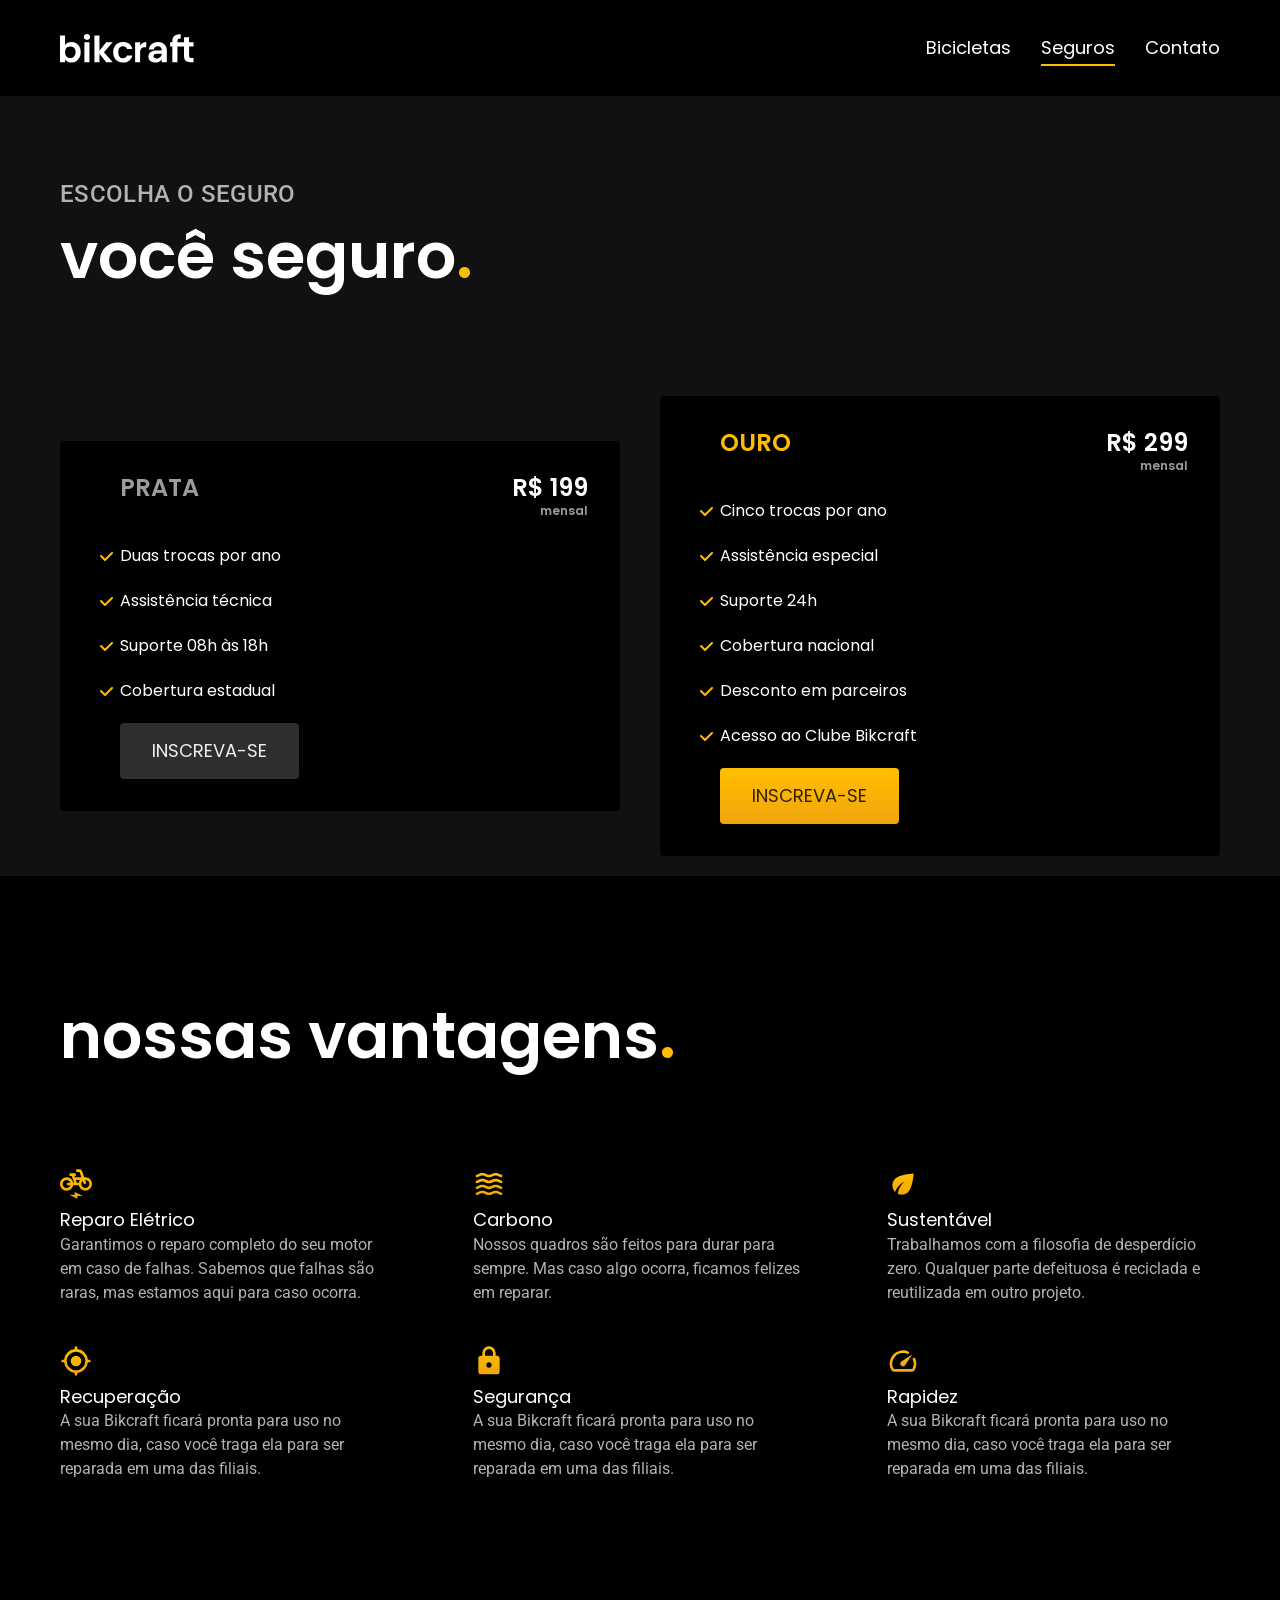
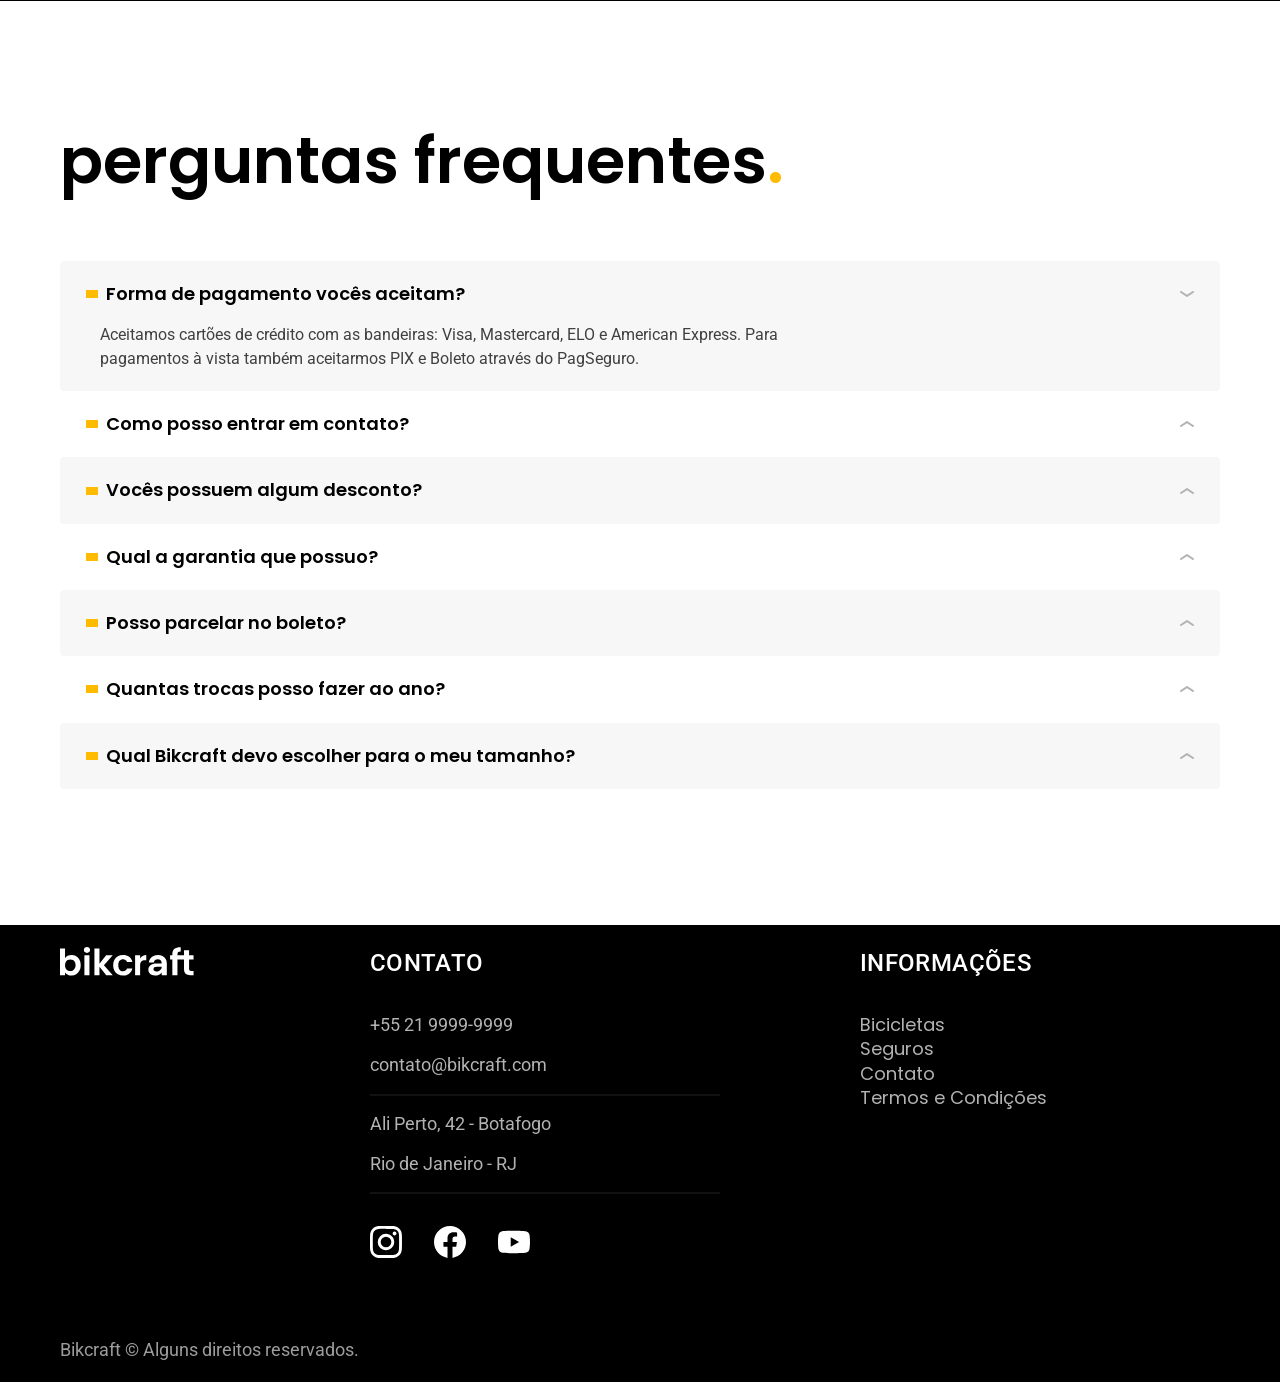
<file: seguros.html>
<!doctype html>
<html lang="pt-br">
  <head>
    <meta charset="UTF-8" />
    <meta name="viewport" content="width=device-width, initial-scale=1.0" />
    <meta name="description" content="Seguros" />

    <link rel="preconnect" href="https://fonts.googleapis.com" />
    <link rel="preconnect" href="https://fonts.gstatic.com" crossorigin />

    <link rel="icon" href="./favicon.svg" type="image/svg+xml" />

    <title>Seguros| Bikcraft</title>
    <link rel="preload" href="./css/style.css" as="style" />
    <link rel="stylesheet" href="./css/style.css" />

    <link
      href="https://fonts.googleapis.com/css2?family=Poppins:ital,wght@0,100;0,200;0,300;0,400;0,500;0,600;0,700;0,800;0,900;1,100;1,200;1,300;1,400;1,500;1,600;1,700;1,800;1,900&display=swap"
      rel="stylesheet"
    />
    <link
      href="https://fonts.googleapis.com/css2?family=Poppins:ital,wght@0,100;0,200;0,300;0,400;0,500;0,600;0,700;0,800;0,900;1,100;1,200;1,300;1,400;1,500;1,600;1,700;1,800;1,900&family=Roboto:ital,wght@0,100..900;1,100..900&display=swap"
      rel="stylesheet"
    />
    <link
      href="https://fonts.googleapis.com/css2?family=Merriweather:ital,opsz,wght@0,18..144,300..900;1,18..144,300..900&display=swap"
      rel="stylesheet"
    />
    <script>
      document.documentElement.classList.add('js');
    </script>
  </head>

  <body>
    <header class="header-bg">
      <div class="container header">
        <a href="./">
          <img src="/img/bikcraft.svg" alt="Bikcraft Logo" />
        </a>
        <nav>
          <ul class="navbar font-1-m">
            <li><a href="./bicicletas.html">Bicicletas</a></li>
            <li><a href="./seguros.html">Seguros</a></li>
            <li><a href="./contato.html">Contato</a></li>
          </ul>
        </nav>
      </div>
    </header>

    <main class="seguros-bg">
      <div class="titulo-bg">
        <div class="titulo container">
          <p class="font-2-l-b cor-5">Escolha o seguro</p>
          <h1 class="font-1-xxl cor-0">você seguro<span class="cor-p1">.</span></h1>
        </div>
      </div>

      <article id="seguros">
        <div class="container seguros">
          <div class="seguros-conteudo">
            <div class="seguros-item fadeInLeft" data-anime="200">
              <div class="seguro-titulo">
                <h2 class="font-1-xl cor-6">Prata</h2>
                <div class="preco">
                  <h3 class="font-1-xl cor-0">R$ 199</h3>
                  <span class="font-1-xs cor-6">mensal</span>
                </div>
              </div>
              <ul>
                <li>Duas trocas por ano</li>
                <li>Assistência técnica</li>
                <li>Suporte 08h às 18h</li>
                <li>Cobertura estadual</li>
              </ul>
              <a href="./orcamento.html?tipo=seguro&produto=prata" class="botao secondario"
                >INSCREVA-SE</a
              >
            </div>
            <div class="seguros-item fadeInRight" data-anime="400">
              <div class="seguro-titulo">
                <h2 class="font-1-xl cor-p1">Ouro</h2>
                <div class="preco">
                  <h3 class="font-1-xl cor-0">R$ 299</h3>
                  <span class="font-1-xs cor-6">mensal</span>
                </div>
              </div>
              <ul>
                <li>Cinco trocas por ano</li>
                <li>Assistência especial</li>
                <li>Suporte 24h</li>
                <li>Cobertura nacional</li>
                <li>Desconto em parceiros</li>
                <li>Acesso ao Clube Bikcraft</li>
              </ul>
              <a href="./orcamento.html?tipo=seguro&produto=ouro" class="botao">INSCREVA-SE</a>
            </div>
          </div>
        </div>
      </article>
    </main>

    <section class="vantagens-bg">
      <div class="vantagens container">
        <h2 class="font-1-xxl cor-0">nossas vantagens<span class="cor-p1">.</span></h2>
        <div class="vantagens-tipo">
          <div>
            <img src="/img/icones/eletrica.svg" alt="icone eletrica" />
            <h3 class="font-1-m cor-0">Reparo Elétrico</h3>
            <p class="font-2-s cor-5">
              Garantimos o reparo completo do seu motor em caso de falhas. Sabemos que falhas são
              raras, mas estamos aqui para caso ocorra.
            </p>
          </div>
          <div>
            <img src="/img/icones/carbono.svg" alt="icone carbono" />
            <h3 class="font-1-m cor-0">Carbono</h3>
            <p class="font-2-s cor-5">
              Nossos quadros são feitos para durar para sempre. Mas caso algo ocorra, ficamos
              felizes em reparar.
            </p>
          </div>
          <div>
            <img src="/img/icones/sustentavel.svg" alt="icone sustentavel" />
            <h3 class="font-1-m cor-0">Sustentável</h3>
            <p class="font-2-s cor-5">
              Trabalhamos com a filosofia de desperdício zero. Qualquer parte defeituosa é reciclada
              e reutilizada em outro projeto.
            </p>
          </div>
          <div>
            <img src="/img/icones/rastreador.svg" alt="icone recuperacao" />
            <h3 class="font-1-m cor-0">Recuperação</h3>
            <p class="font-2-s cor-5">
              A sua Bikcraft ficará pronta para uso no mesmo dia, caso você traga ela para ser
              reparada em uma das filiais.
            </p>
          </div>
          <div>
            <img src="/img/icones/seguro.svg" alt="icone segurança" />
            <h3 class="font-1-m cor-0">Segurança</h3>
            <p class="font-2-s cor-5">
              A sua Bikcraft ficará pronta para uso no mesmo dia, caso você traga ela para ser
              reparada em uma das filiais.
            </p>
          </div>
          <div>
            <img src="/img/icones/velocidade.svg" alt="icone rapidez" />
            <h3 class="font-1-m cor-0">Rapidez</h3>
            <p class="font-2-s cor-5">
              A sua Bikcraft ficará pronta para uso no mesmo dia, caso você traga ela para ser
              reparada em uma das filiais.
            </p>
          </div>
        </div>
      </div>
    </section>

    <section class="container perguntas">
      <h2 class="font-1-xxl">perguntas frequentes<span class="cor-p1">.</span></h2>
      <dl>
        <div>
          <dt>
            <button aria-expanded="true" aria-controls="pergunta1" class="font-1-m-b">
              Forma de pagamento vocês aceitam?
            </button>
          </dt>
          <dd id="pergunta1" class="font-2-s cor-9 ativa">
            Aceitamos cartões de crédito com as bandeiras: Visa, Mastercard, ELO e American Express.
            Para pagamentos à vista também aceitarmos PIX e Boleto através do PagSeguro.
          </dd>
        </div>
        <div>
          <dt>
            <button aria-expanded="false" aria-controls="pergunta2" class="font-1-m-b">
              Como posso entrar em contato?
            </button>
          </dt>
          <dd id="pergunta2" class="font-2-s cor-9">
            Aceitamos cartões de crédito com as bandeiras: Visa, Mastercard, ELO e American Express.
            Para pagamentos à vista também aceitarmos PIX e Boleto através do PagSeguro.
          </dd>
        </div>
        <div>
          <dt>
            <button aria-expanded="false" aria-controls="pergunta3" class="font-1-m-b">
              Vocês possuem algum desconto?
            </button>
          </dt>
          <dd id="pergunta3" class="font-2-s cor-9">
            Aceitamos cartões de crédito com as bandeiras: Visa, Mastercard, ELO e American Express.
            Para pagamentos à vista também aceitarmos PIX e Boleto através do PagSeguro.
          </dd>
        </div>
        <div>
          <dt>
            <button aria-expanded="false" aria-controls="pergunta4" class="font-1-m-b">
              Qual a garantia que possuo?
            </button>
          </dt>
          <dd id="pergunta4" class="font-2-s cor-9">
            Aceitamos cartões de crédito com as bandeiras: Visa, Mastercard, ELO e American Express.
            Para pagamentos à vista também aceitarmos PIX e Boleto através do PagSeguro.
          </dd>
        </div>
        <div>
          <dt>
            <button aria-expanded="false" aria-controls="pergunta5" class="font-1-m-b">
              Posso parcelar no boleto?
            </button>
          </dt>
          <dd id="pergunta5" class="font-2-s cor-9">
            Aceitamos cartões de crédito com as bandeiras: Visa, Mastercard, ELO e American Express.
            Para pagamentos à vista também aceitarmos PIX e Boleto através do PagSeguro.
          </dd>
        </div>
        <div>
          <dt>
            <button aria-expanded="false" aria-controls="pergunta6" class="font-1-m-b">
              Quantas trocas posso fazer ao ano?
            </button>
          </dt>
          <dd id="pergunta6" class="font-2-s cor-9">
            Aceitamos cartões de crédito com as bandeiras: Visa, Mastercard, ELO e American Express.
            Para pagamentos à vista também aceitarmos PIX e Boleto através do PagSeguro.
          </dd>
        </div>
        <div>
          <dt>
            <button aria-expanded="false" aria-controls="pergunta7" class="font-1-m-b">
              Qual Bikcraft devo escolher para o meu tamanho?
            </button>
          </dt>
          <dd id="pergunta7" class="font-2-s cor-9">
            Aceitamos cartões de crédito com as bandeiras: Visa, Mastercard, ELO e American Express.
            Para pagamentos à vista também aceitarmos PIX e Boleto através do PagSeguro.
          </dd>
        </div>
      </dl>
    </section>

    <footer class="footer-bg">
      <div class="container footer">
        <img src="/img/bikcraft.svg" alt="logo bickcraft" />
        <div class="footer-contato">
          <h2 class="font-2-l-b cor-0">Contato</h2>
          <ul class="font-2-m cor-5">
            <li><a href="tel:552199999999">+55 21 9999-9999</a></li>
            <li><a href="mailto:contato@bikcraft.com">contato@bikcraft.com</a></li>
            <li>Ali Perto, 42 - Botafogo</li>
            <li>Rio de Janeiro - RJ</li>
          </ul>
          <div class="redes">
            <img src="/img/redes/instagram.svg" alt="icone instagram" />
            <img src="/img/redes/facebook.svg" alt="icone facebook" />
            <img src="/img/redes/youtube.svg" alt="icone youtube" />
          </div>
        </div>
        <div class="footer-informacoes">
          <h2 class="font-2-l-b cor-0">Informações</h2>
          <nav>
            <ul class="font-1-m cor-5">
              <li><a href="./bicicletas.html">Bicicletas</a></li>
              <li><a href="./seguros.html">Seguros</a></li>
              <li><a href="./contato.html">Contato</a></li>
              <li><a href="./termos.html">Termos e Condições</a></li>
            </ul>
          </nav>
        </div>
        <p class="copy font-2-m cor-6">Bikcraft © Alguns direitos reservados.</p>
      </div>
    </footer>
    <script src="./js/plugins/simple-anime.js"></script>
    <script src="./js/script.js"></script>
  </body>
</html>
</file>
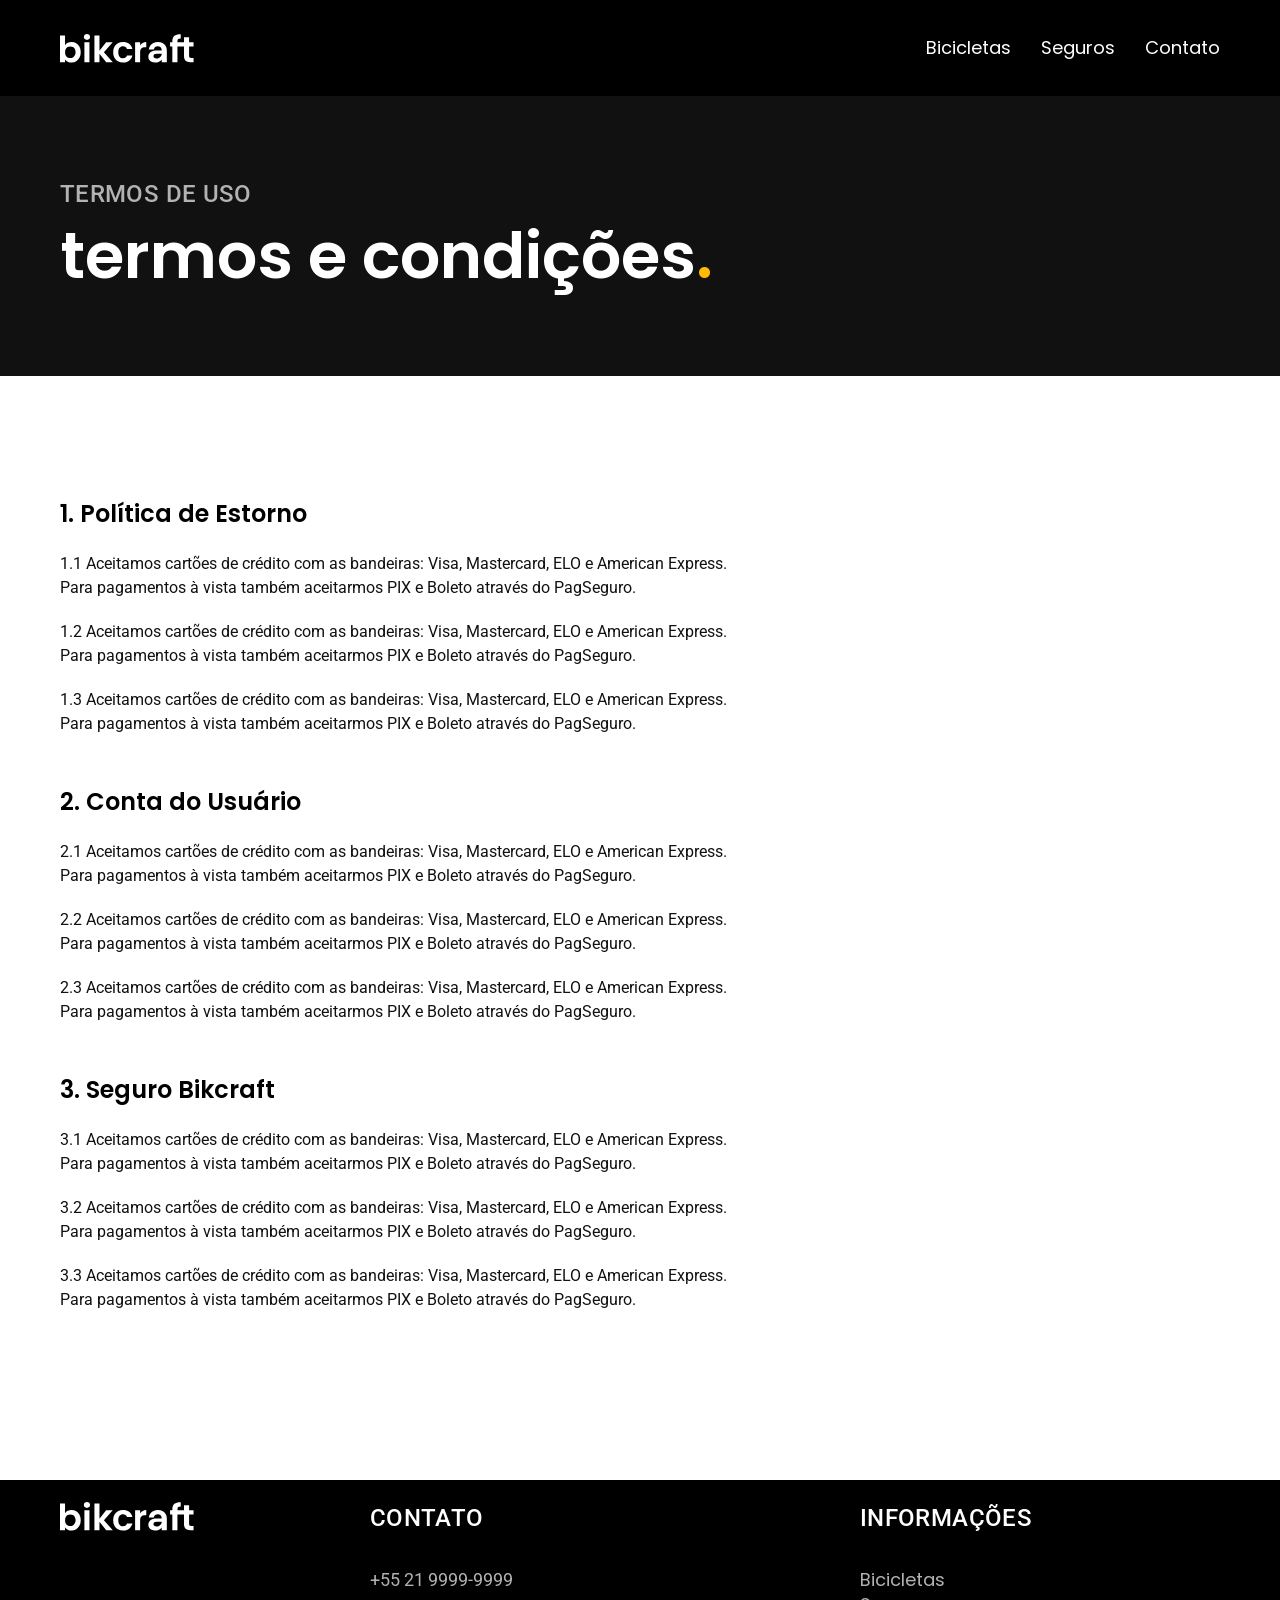
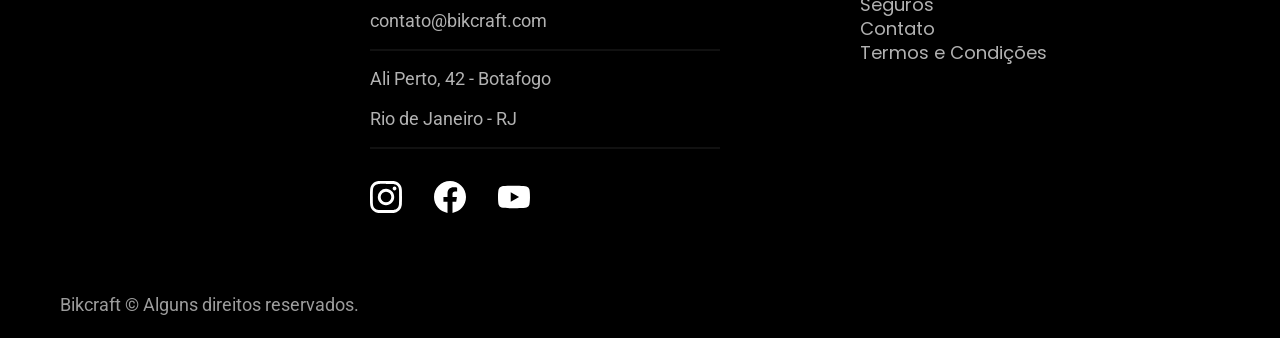
<file: termos.html>
<!doctype html>
<html lang="pt-br">
  <head>
    <meta charset="UTF-8" />
    <meta name="viewport" content="width=device-width, initial-scale=1.0" />
    <meta name="description" content="Termos e condições" />

    <link rel="preconnect" href="https://fonts.googleapis.com" />
    <link rel="preconnect" href="https://fonts.gstatic.com" crossorigin />

    <link rel="icon" href="./favicon.svg" type="image/svg+xml" />

    <title>Termos e Condições | Bikcraft</title>
    <link rel="preload" href="./css/style.css" as="style" />
    <link rel="stylesheet" href="./css/style.css" />

    <link
      href="https://fonts.googleapis.com/css2?family=Poppins:ital,wght@0,100;0,200;0,300;0,400;0,500;0,600;0,700;0,800;0,900;1,100;1,200;1,300;1,400;1,500;1,600;1,700;1,800;1,900&display=swap"
      rel="stylesheet"
    />
    <link
      href="https://fonts.googleapis.com/css2?family=Poppins:ital,wght@0,100;0,200;0,300;0,400;0,500;0,600;0,700;0,800;0,900;1,100;1,200;1,300;1,400;1,500;1,600;1,700;1,800;1,900&family=Roboto:ital,wght@0,100..900;1,100..900&display=swap"
      rel="stylesheet"
    />
    <link
      href="https://fonts.googleapis.com/css2?family=Merriweather:ital,opsz,wght@0,18..144,300..900;1,18..144,300..900&display=swap"
      rel="stylesheet"
    />
    <script>
      document.documentElement.classList.add('js');
    </script>
  </head>

  <body>
    <header class="header-bg">
      <div class="container header">
        <a href="./">
          <img src="/img/bikcraft.svg" alt="Bikcraft Logo" />
        </a>
        <nav>
          <ul class="navbar font-1-m">
            <li><a href="./bicicletas.html">Bicicletas</a></li>
            <li><a href="./seguros.html">Seguros</a></li>
            <li><a href="./contato.html">Contato</a></li>
          </ul>
        </nav>
      </div>
    </header>

    <main>
      <div class="titulo-bg">
        <div class="titulo container">
          <p class="font-2-l-b cor-5">Termos de uso</p>
          <h1 class="font-1-xxl cor-0">termos e condições<span class="cor-p1">.</span></h1>
        </div>
      </div>
    </main>

    <section class="termos-conteudo container">
      <div>
        <h2 class="font-1-l">1. Política de Estorno</h2>
        <ul class="font-2-s cor-11">
          <li>
            1.1 Aceitamos cartões de crédito com as bandeiras: Visa, Mastercard, ELO e American
            Express. Para pagamentos à vista também aceitarmos PIX e Boleto através do PagSeguro.
          </li>
          <li>
            1.2 Aceitamos cartões de crédito com as bandeiras: Visa, Mastercard, ELO e American
            Express. Para pagamentos à vista também aceitarmos PIX e Boleto através do PagSeguro.
          </li>
          <li>
            1.3 Aceitamos cartões de crédito com as bandeiras: Visa, Mastercard, ELO e American
            Express. Para pagamentos à vista também aceitarmos PIX e Boleto através do PagSeguro.
          </li>
        </ul>
      </div>
      <div>
        <h2 class="font-1-l">2. Conta do Usuário</h2>
        <ul class="font-2-s cor-11">
          <li>
            2.1 Aceitamos cartões de crédito com as bandeiras: Visa, Mastercard, ELO e American
            Express. Para pagamentos à vista também aceitarmos PIX e Boleto através do PagSeguro.
          </li>
          <li>
            2.2 Aceitamos cartões de crédito com as bandeiras: Visa, Mastercard, ELO e American
            Express. Para pagamentos à vista também aceitarmos PIX e Boleto através do PagSeguro.
          </li>
          <li>
            2.3 Aceitamos cartões de crédito com as bandeiras: Visa, Mastercard, ELO e American
            Express. Para pagamentos à vista também aceitarmos PIX e Boleto através do PagSeguro.
          </li>
        </ul>
      </div>
      <div>
        <h2 class="font-1-l">3. Seguro Bikcraft</h2>
        <ul class="font-2-s cor-11">
          <li>
            3.1 Aceitamos cartões de crédito com as bandeiras: Visa, Mastercard, ELO e American
            Express. Para pagamentos à vista também aceitarmos PIX e Boleto através do PagSeguro.
          </li>
          <li>
            3.2 Aceitamos cartões de crédito com as bandeiras: Visa, Mastercard, ELO e American
            Express. Para pagamentos à vista também aceitarmos PIX e Boleto através do PagSeguro.
          </li>
          <li>
            3.3 Aceitamos cartões de crédito com as bandeiras: Visa, Mastercard, ELO e American
            Express. Para pagamentos à vista também aceitarmos PIX e Boleto através do PagSeguro.
          </li>
        </ul>
      </div>
    </section>

    <footer class="footer-bg">
      <div class="container footer">
        <img src="/img/bikcraft.svg" alt="logo bickcraft" />
        <div class="footer-contato">
          <h2 class="font-2-l-b cor-0">Contato</h2>
          <ul class="font-2-m cor-5">
            <li><a href="tel:552199999999">+55 21 9999-9999</a></li>
            <li><a href="mailto:contato@bikcraft.com">contato@bikcraft.com</a></li>
            <li>Ali Perto, 42 - Botafogo</li>
            <li>Rio de Janeiro - RJ</li>
          </ul>
          <div class="redes">
            <img src="/img/redes/instagram.svg" alt="icone instagram" />
            <img src="/img/redes/facebook.svg" alt="icone facebook" />
            <img src="/img/redes/youtube.svg" alt="icone youtube" />
          </div>
        </div>
        <div class="footer-informacoes">
          <h2 class="font-2-l-b cor-0">Informações</h2>
          <nav>
            <ul class="font-1-m cor-5">
              <li><a href="./bicicletas.html">Bicicletas</a></li>
              <li><a href="./seguros.html">Seguros</a></li>
              <li><a href="./contato.html">Contato</a></li>
              <li><a href="./termos.html">Termos e Condições</a></li>
            </ul>
          </nav>
        </div>
        <p class="copy font-2-m cor-6">Bikcraft © Alguns direitos reservados.</p>
      </div>
    </footer>
    <script src="./js/script.js"></script>
  </body>
</html>
</file>
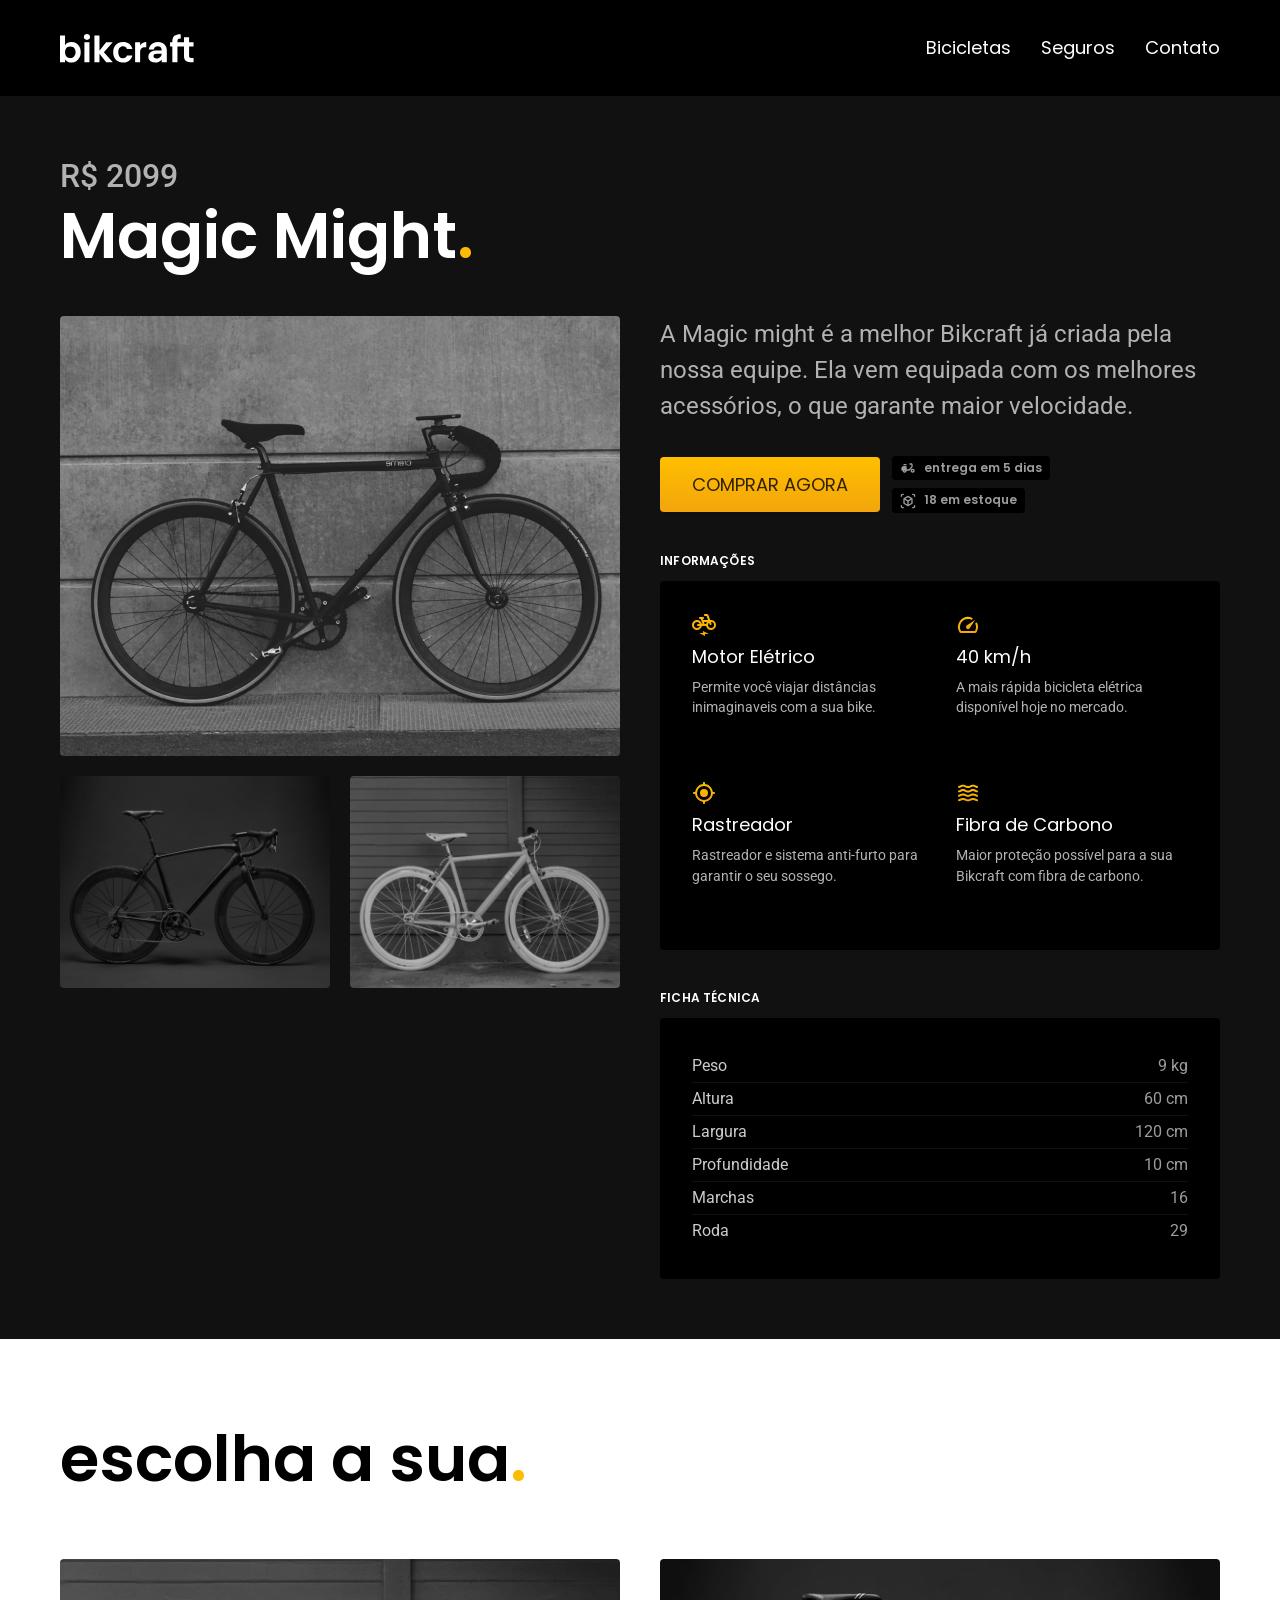
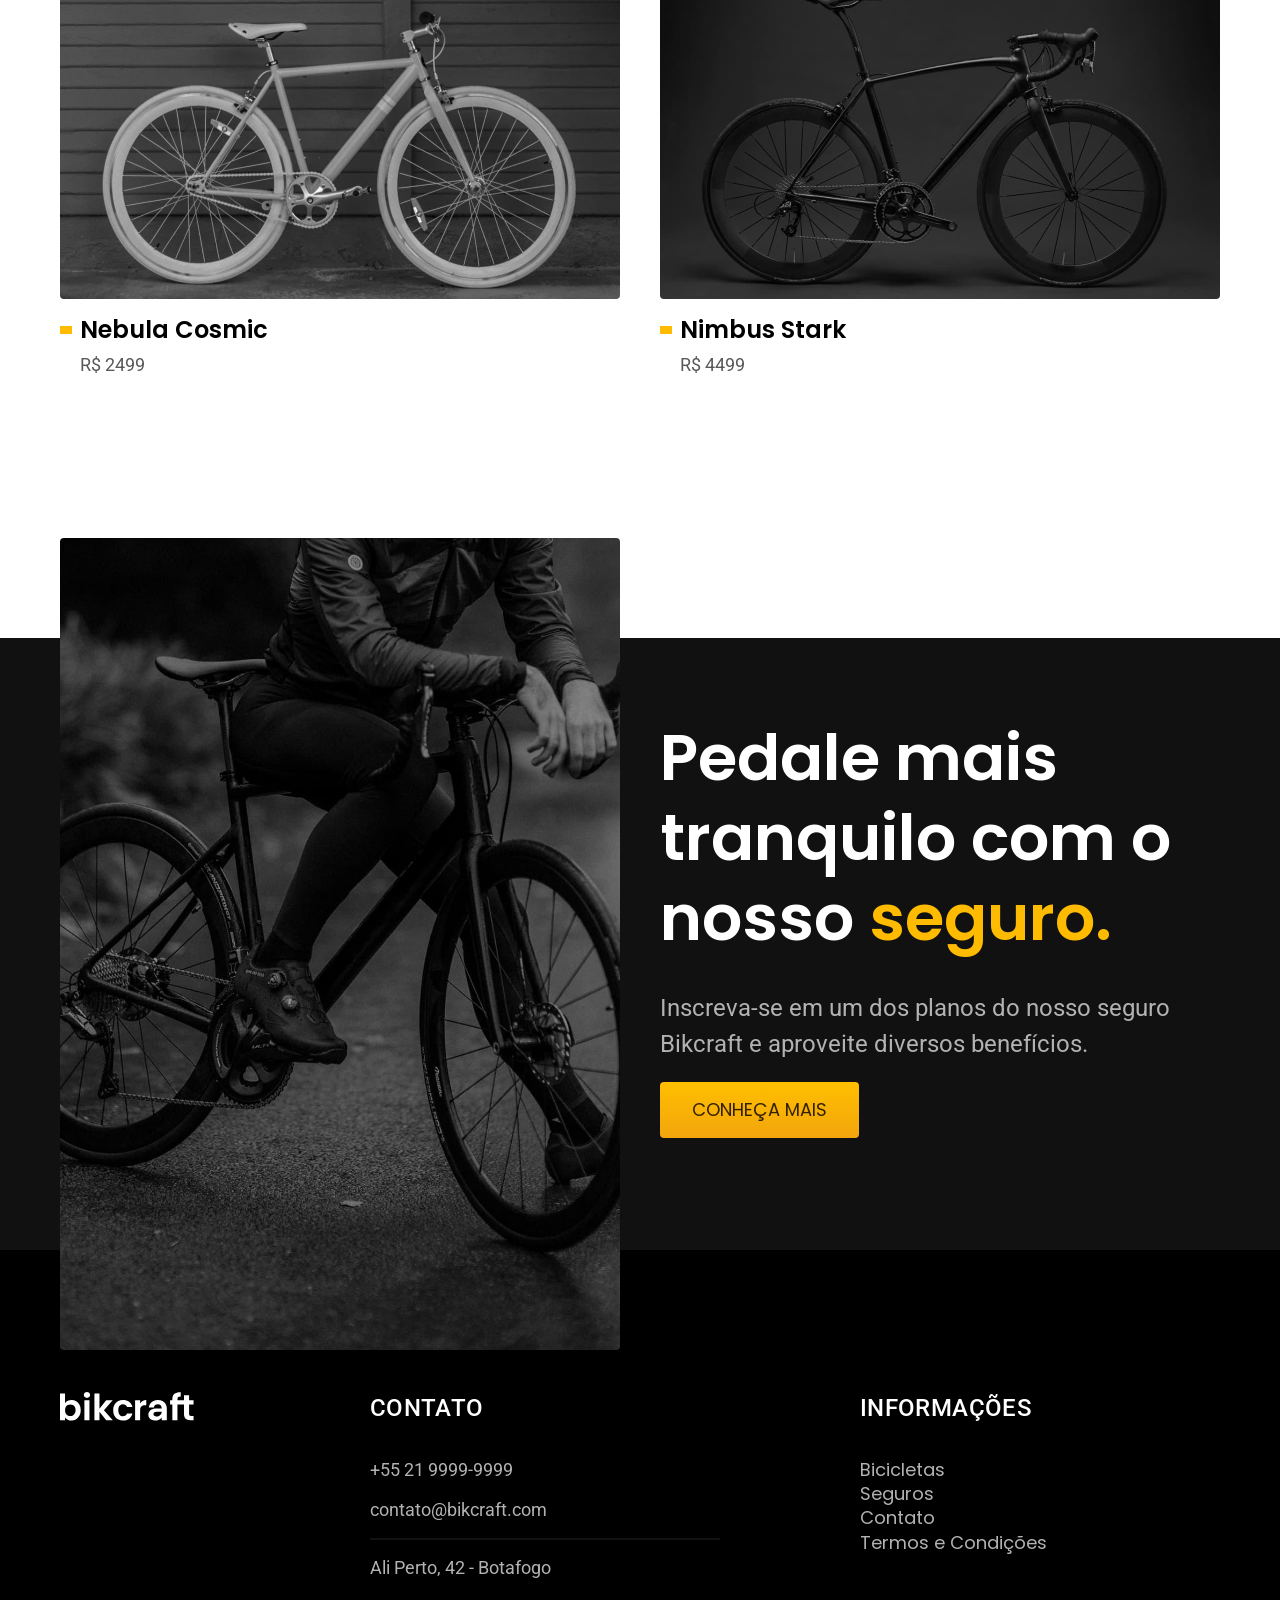
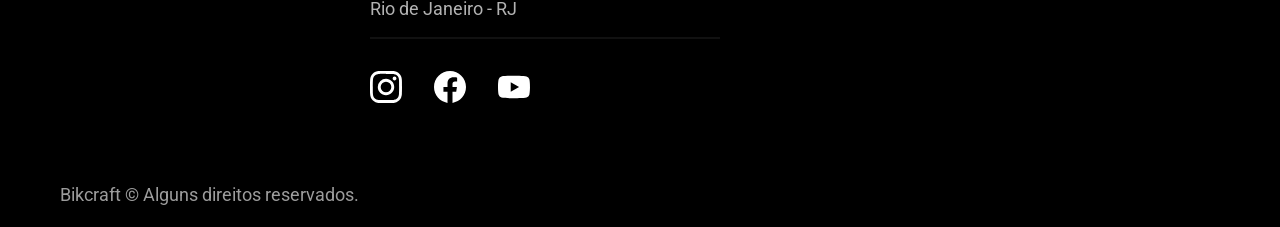
<file: bicicletas/magic.html>
<!DOCTYPE html>
<html lang="pt-br">

<head>
  <meta charset="UTF-8">
  <meta name="viewport" content="width=device-width, initial-scale=1.0">
  <meta name="description" content="Seguros">

  <link rel="preconnect" href="https://fonts.googleapis.com">
  <link rel="preconnect" href="https://fonts.gstatic.com" crossorigin>

  <link rel="icon" href="./favicon.svg" type="image/svg+xml">


  <title>Magic | Bikcraft</title>
  <link rel="stylesheet" href="../css/style.css">

  <link href="https://fonts.googleapis.com/css2?family=Poppins:ital,wght@0,100;0,200;0,300;0,400;0,500;0,600;0,700;0,800;0,900;1,100;1,200;1,300;1,400;1,500;1,600;1,700;1,800;1,900&display=swap" rel="stylesheet">
  <link href="https://fonts.googleapis.com/css2?family=Poppins:ital,wght@0,100;0,200;0,300;0,400;0,500;0,600;0,700;0,800;0,900;1,100;1,200;1,300;1,400;1,500;1,600;1,700;1,800;1,900&family=Roboto:ital,wght@0,100..900;1,100..900&display=swap" rel="stylesheet">
  <link href="https://fonts.googleapis.com/css2?family=Merriweather:ital,opsz,wght@0,18..144,300..900;1,18..144,300..900&display=swap" rel="stylesheet">
<script>document.documentElement.classList.add('js')</script>
</head>

<body id="bicicletas">
  <header class="header-bg">
    <div class="container header">
      <a href="../">
        <img src="../img/bikcraft.svg" alt="Bikcraft Logo">
      </a>
      <nav>
        <ul class="navbar font-1-m">
          <li><a href="../bicicletas.html">Bicicletas</a></li>
          <li><a href="../seguros.html">Seguros</a></li>
          <li><a href="../contato.html">Contato</a></li>
        </ul>
      </nav>
    </div>
  </header>

  <main>
    <div class="bicicleta-bg">
      <div class="bicicleta-conteudo container">
        <div class="bicicleta-titulo">
          <span class="font-2-xl cor-5">R$ 2099</span>
          <h2 class="font-1-xxl cor-0">Magic Might<span class="cor-p1">.</span></h2>
        </div>
        <div class="bicicleta-imagem">
          <img src="../img/bicicleta/nimbus2.jpg" alt="bicicleta cinza">
          <img src="../img/bicicleta/nimbus1.jpg" alt="bicicleta preta">
          <img src="../img/bicicleta/nimbus3.jpg" alt="bicicleta branca">
        </div>
        <div class="bicicleta-info">
          <p class="font-2-l cor-5">A Magic might é a melhor Bikcraft já criada pela nossa equipe. Ela vem equipada com os melhores acessórios, o que garante maior velocidade.</p>
          <div class="bicicleta-comprar">
            <a class="botao" href="../orcamento.html?tipo=bikcraft&produto=magic">Comprar agora</a>
            <span class="font-1-xs cor-6"><img src="../img/icones/entrega.svg" alt="">entrega em 5 dias</span>
            <span class="font-1-xs cor-6"><img src="../img/icones/estoque.svg" alt="">18 em estoque</span>
          </div>
          <h2 class="font-1-xs cor-0">Informações</h2>
          <div class="bicicleta-informacoes">
            <div>
              <img src="../img/icones/eletrica.svg" alt="">
              <h3 class="font-1-m cor-0">Motor Elétrico</h3>
              <p class="font-2-xs cor-5">Permite você viajar distâncias inimaginaveis com a sua bike.</p>
            </div>
            <div>
              <img src="../img/icones/velocidade.svg" alt="">
              <h3 class="font-1-m cor-0">40 km/h</h3>
              <p class="font-2-xs cor-5">A mais rápida bicicleta elétrica disponível hoje no mercado.</p>
            </div>
            <div>
              <img src="../img/icones/rastreador.svg" alt="">
              <h3 class="font-1-m cor-0">Rastreador</h3>
              <p class="font-2-xs cor-5">Rastreador e sistema anti-furto para garantir o seu sossego.</p>
            </div>
            <div>
              <img src="../img/icones/carbono.svg" alt="">
              <h3 class="font-1-m cor-0">Fibra de Carbono</h3>
              <p class="font-2-xs cor-5">Maior proteção possível para a sua Bikcraft com fibra de carbono.</p>
            </div>
          </div>
          <h2 class="font-1-xs cor-0">Ficha Técnica</h2>
          <ul class="bicicleta-ficha font-2-s cor-4">
            <li>
              Peso
              <span>9 kg</span>
            </li>
            <li>
              Altura
              <span>60 cm</span>
            </li>
            <li>
              Largura
              <span>120 cm</span>
            </li>
            <li>
              Profundidade
              <span>10 cm</span>
            </li>
            <li>
              Marchas
              <span>16</span>
            </li>
            <li>
              Roda
              <span>29</span>
            </li>
          </ul>
        </div>
      </div>
    </div>
  </main>

  <article class="bicicletas-lista container">
    <h2 class="container font-1-xxl">escolha a sua<span class="cor-p1">.</span></h2>
    <ul>
      <li>
        <a href="./nebula.html">
          <img src="../img/bicicletas/nebula.jpg" alt="Bicicleta preta">
          <h3 class="font-1-xl">Nebula Cosmic</h3>
          <span class="font-2-m cor-8">R$ 2499</span>
        </a>
      </li>
      <li>
        <a href="./nimbus.html">
          <img src="../img/bicicletas/nimbus.jpg" alt="Bicicleta preta">
          <h3 class="font-1-xl">Nimbus Stark</h3>
          <span class="font-2-m cor-8">R$ 4499</span>
        </a>
      </li>
    </ul>
    </div>
  </article>

  <article class="seguro-bg">
    <div class="seguro container">
      <div class="seguro-imagem">
        <img src="../img/fotos/seguros.jpg" alt="bike preta">
      </div>
      <div class="seguro-conteudo">
        <h2 class="font-1-xxl cor-0">Pedale mais tranquilo com o nosso <span class="cor-p1">seguro.</span></h2>
        <p class="font-2-l cor-5">Inscreva-se em um dos planos do nosso seguro Bikcraft e aproveite diversos benefícios.</p>
        <a class="botao" href="../seguros.html">CONHEÇA MAIS</a>
      </div>
    </div>
  </article>

  <footer class="footer-bg">
    <div class="container footer">
      <img src="../img/bikcraft.svg" alt="logo bickcraft">
      <div class="footer-contato">
        <h2 class="font-2-l-b cor-0">Contato</h2>
        <ul class="font-2-m cor-5">
          <li><a href="tel:552199999999">+55 21 9999-9999</a></li>
          <li><a href="mailto:contato@bikcraft.com">contato@bikcraft.com</a></li>
          <li>Ali Perto, 42 - Botafogo</li>
          <li>Rio de Janeiro - RJ</li>
        </ul>
        <div class="redes">
          <img src="../img/redes/instagram.svg" alt="icone instagram">
          <img src="../img/redes/facebook.svg" alt="icone facebook">
          <img src="../img/redes/youtube.svg" alt="icone youtube">
        </div>
      </div>
      <div class="footer-informacoes">
        <h2 class="font-2-l-b cor-0">Informações</h2>
        <nav>
          <ul class="font-1-m cor-5">
            <li><a href="../bicicletas.html">Bicicletas</a></li>
            <li><a href="../seguros.html">Seguros</a></li>
            <li><a href="../contato.html">Contato</a></li>
            <li><a href="../termos.html">Termos e Condições</a></li>
          </ul>
        </nav>
      </div>
      <p class="copy font-2-m cor-6">Bikcraft © Alguns direitos reservados.</p>
    </div>
  </footer>
  <script src="../js/script.js"></script>
</body>

</html>
</file>
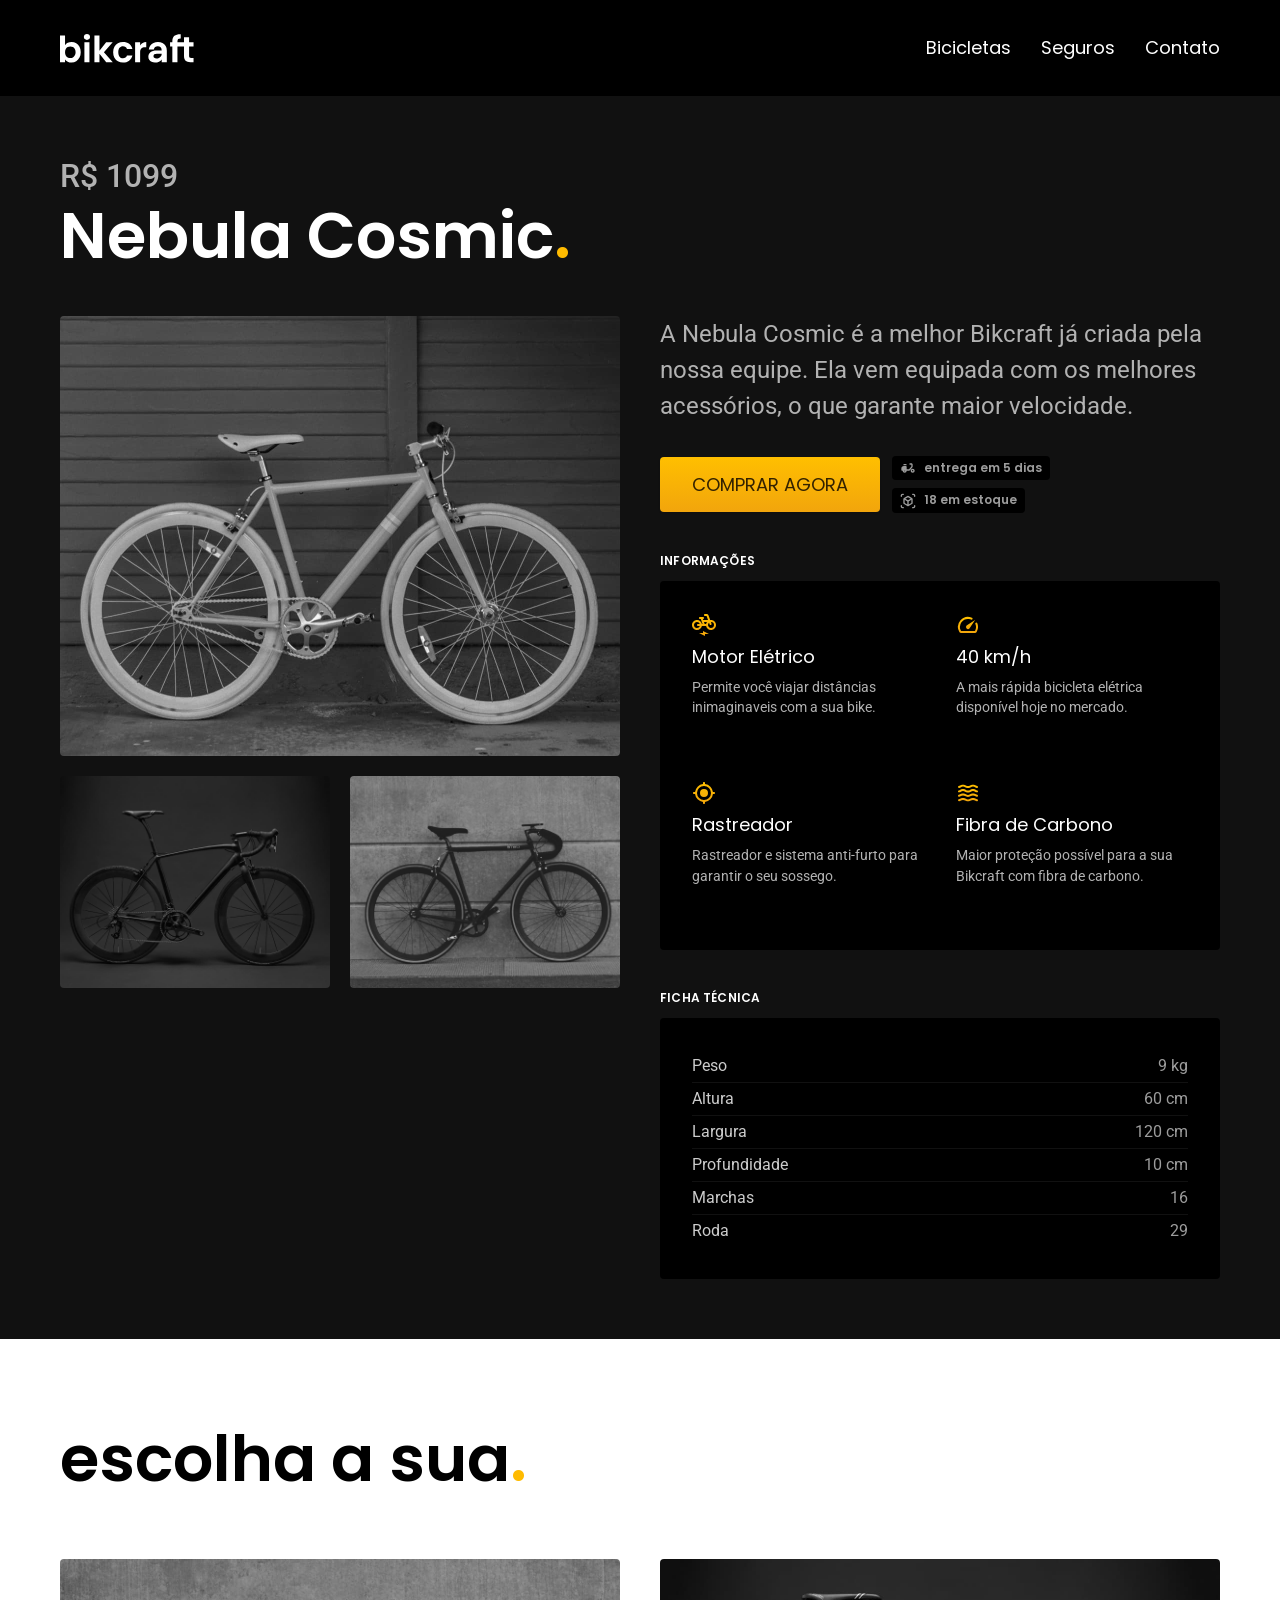
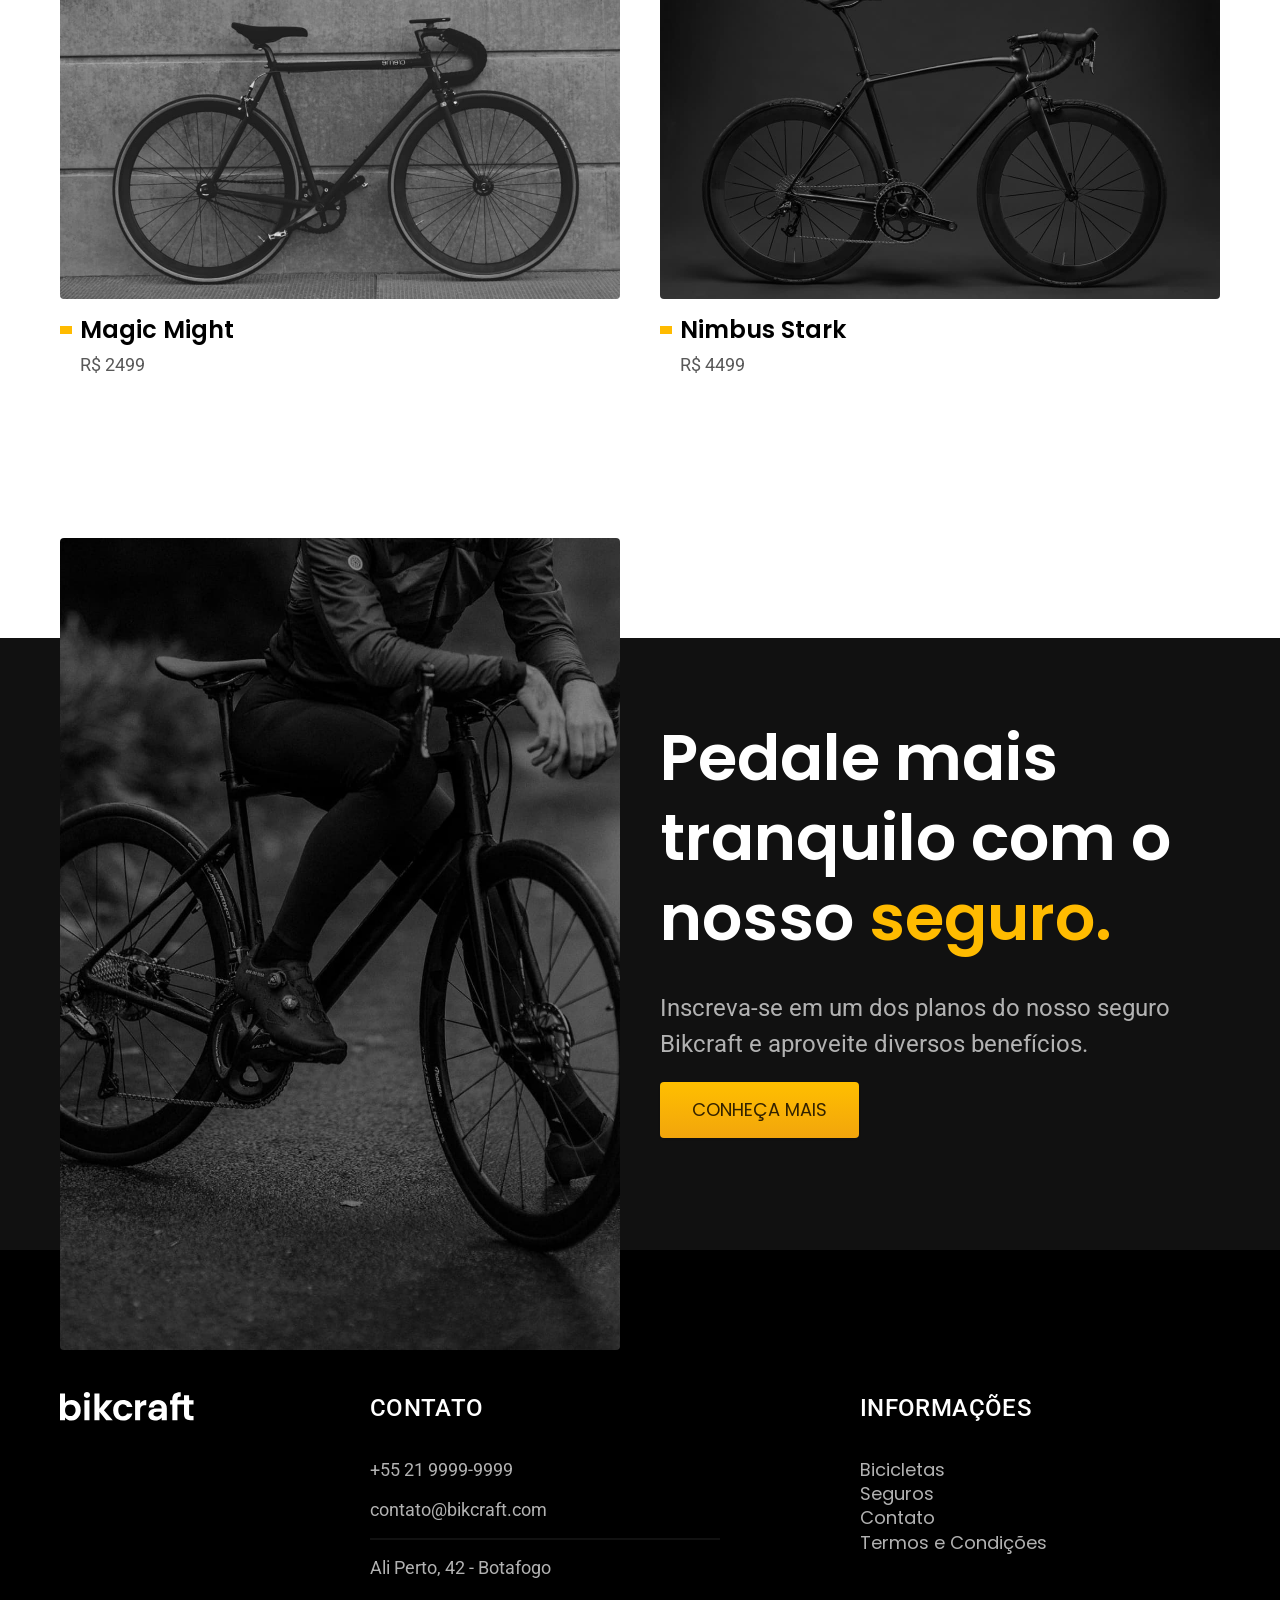
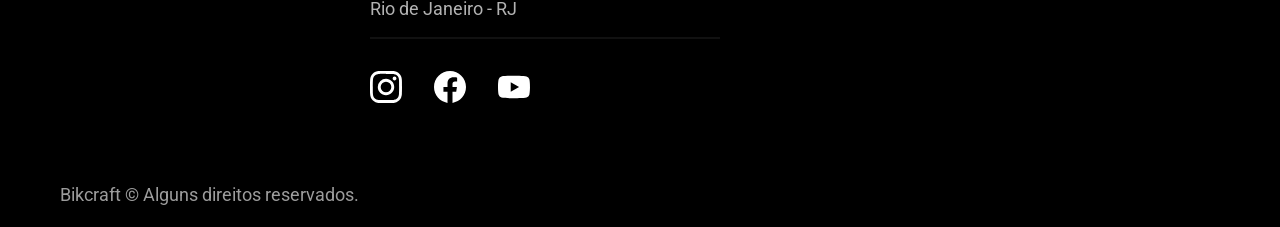
<file: bicicletas/nebula.html>
<!DOCTYPE html>
<html lang="pt-br">

<head>
  <meta charset="UTF-8">
  <meta name="viewport" content="width=device-width, initial-scale=1.0">
  <meta name="description" content="Seguros">

  <link rel="preconnect" href="https://fonts.googleapis.com">
  <link rel="preconnect" href="https://fonts.gstatic.com" crossorigin>

  <link rel="icon" href="./favicon.svg" type="image/svg+xml">


  <title>Nebula | Bikcraft</title>
  <link rel="stylesheet" href="../css/style.css">

  <link href="https://fonts.googleapis.com/css2?family=Poppins:ital,wght@0,100;0,200;0,300;0,400;0,500;0,600;0,700;0,800;0,900;1,100;1,200;1,300;1,400;1,500;1,600;1,700;1,800;1,900&display=swap" rel="stylesheet">
  <link href="https://fonts.googleapis.com/css2?family=Poppins:ital,wght@0,100;0,200;0,300;0,400;0,500;0,600;0,700;0,800;0,900;1,100;1,200;1,300;1,400;1,500;1,600;1,700;1,800;1,900&family=Roboto:ital,wght@0,100..900;1,100..900&display=swap" rel="stylesheet">
  <link href="https://fonts.googleapis.com/css2?family=Merriweather:ital,opsz,wght@0,18..144,300..900;1,18..144,300..900&display=swap" rel="stylesheet">
<script>document.documentElement.classList.add('js')</script>
</head>

<body id="bicicletas">
  <header class="header-bg">
    <div class="container header">
      <a href="../">
        <img src="../img/bikcraft.svg" alt="Bikcraft Logo">
      </a>
      <nav>
        <ul class="navbar font-1-m">
          <li><a href="../bicicletas.html">Bicicletas</a></li>
          <li><a href="../seguros.html">Seguros</a></li>
          <li><a href="../contato.html">Contato</a></li>
        </ul>
      </nav>
    </div>
  </header>

  <main>
    <div class="bicicleta-bg">
      <div class="bicicleta-conteudo container">
        <div class="bicicleta-titulo">
          <span class="font-2-xl cor-5">R$ 1099</span>
          <h2 class="font-1-xxl cor-0">Nebula Cosmic<span class="cor-p1">.</span></h2>
        </div>
        <div class="bicicleta-imagem">
          <img src="../img/bicicleta/nimbus3.jpg" alt="bicicleta branca">
          <img src="../img/bicicleta/nimbus1.jpg" alt="bicicleta preta">
          <img src="../img/bicicleta/nimbus2.jpg" alt="bicicleta cinza">
        </div>
        <div class="bicicleta-info">
          <p class="font-2-l cor-5">A Nebula Cosmic é a melhor Bikcraft já criada pela nossa equipe. Ela vem equipada com os melhores acessórios, o que garante maior velocidade.</p>
          <div class="bicicleta-comprar">
            <a class="botao" href="../orcamento.html?tipo=bikcraft&produto=nebula">Comprar agora</a>
            <span class="font-1-xs cor-6"><img src="../img/icones/entrega.svg" alt="">entrega em 5 dias</span>
            <span class="font-1-xs cor-6"><img src="../img/icones/estoque.svg" alt="">18 em estoque</span>
          </div>
          <h2 class="font-1-xs cor-0">Informações</h2>
          <div class="bicicleta-informacoes">
            <div>
              <img src="../img/icones/eletrica.svg" alt="">
              <h3 class="font-1-m cor-0">Motor Elétrico</h3>
              <p class="font-2-xs cor-5">Permite você viajar distâncias inimaginaveis com a sua bike.</p>
            </div>
            <div>
              <img src="../img/icones/velocidade.svg" alt="">
              <h3 class="font-1-m cor-0">40 km/h</h3>
              <p class="font-2-xs cor-5">A mais rápida bicicleta elétrica disponível hoje no mercado.</p>
            </div>
            <div>
              <img src="../img/icones/rastreador.svg" alt="">
              <h3 class="font-1-m cor-0">Rastreador</h3>
              <p class="font-2-xs cor-5">Rastreador e sistema anti-furto para garantir o seu sossego.</p>
            </div>
            <div>
              <img src="../img/icones/carbono.svg" alt="">
              <h3 class="font-1-m cor-0">Fibra de Carbono</h3>
              <p class="font-2-xs cor-5">Maior proteção possível para a sua Bikcraft com fibra de carbono.</p>
            </div>
          </div>
          <h2 class="font-1-xs cor-0">Ficha Técnica</h2>
          <ul class="bicicleta-ficha font-2-s cor-4">
            <li>
              Peso
              <span>9 kg</span>
            </li>
            <li>
              Altura
              <span>60 cm</span>
            </li>
            <li>
              Largura
              <span>120 cm</span>
            </li>
            <li>
              Profundidade
              <span>10 cm</span>
            </li>
            <li>
              Marchas
              <span>16</span>
            </li>
            <li>
              Roda
              <span>29</span>
            </li>
          </ul>
        </div>
      </div>
    </div>
  </main>

  <article class="bicicletas-lista container">
    <h2 class="container font-1-xxl">escolha a sua<span class="cor-p1">.</span></h2>
    <ul>
      <li>
        <a href="./magic.html">
          <img src="../img/bicicletas/magic.jpg" alt="Bicicleta preta">
          <h3 class="font-1-xl">Magic Might</h3>
          <span class="font-2-m cor-8">R$ 2499</span>
        </a>
      </li>
      <li>
        <a href="./nimbus.html">
          <img src="../img/bicicletas/nimbus.jpg" alt="Bicicleta preta">
          <h3 class="font-1-xl">Nimbus Stark</h3>
          <span class="font-2-m cor-8">R$ 4499</span>
        </a>
      </li>
    </ul>
    </div>
  </article>

  <article class="seguro-bg">
    <div class="seguro container">
      <div class="seguro-imagem">
        <img src="../img/fotos/seguros.jpg" alt="bike preta">
      </div>
      <div class="seguro-conteudo">
        <h2 class="font-1-xxl cor-0">Pedale mais tranquilo com o nosso <span class="cor-p1">seguro.</span></h2>
        <p class="font-2-l cor-5">Inscreva-se em um dos planos do nosso seguro Bikcraft e aproveite diversos benefícios.</p>
        <a class="botao" href="../seguros.html">CONHEÇA MAIS</a>
      </div>
    </div>
  </article>

  <footer class="footer-bg">
    <div class="container footer">
      <img src="../img/bikcraft.svg" alt="logo bickcraft">
      <div class="footer-contato">
        <h2 class="font-2-l-b cor-0">Contato</h2>
        <ul class="font-2-m cor-5">
          <li><a href="tel:552199999999">+55 21 9999-9999</a></li>
          <li><a href="mailto:contato@bikcraft.com">contato@bikcraft.com</a></li>
          <li>Ali Perto, 42 - Botafogo</li>
          <li>Rio de Janeiro - RJ</li>
        </ul>
        <div class="redes">
          <img src="../img/redes/instagram.svg" alt="icone instagram">
          <img src="../img/redes/facebook.svg" alt="icone facebook">
          <img src="../img/redes/youtube.svg" alt="icone youtube">
        </div>
      </div>
      <div class="footer-informacoes">
        <h2 class="font-2-l-b cor-0">Informações</h2>
        <nav>
          <ul class="font-1-m cor-5">
            <li><a href="../bicicletas.html">Bicicletas</a></li>
            <li><a href="../seguros.html">Seguros</a></li>
            <li><a href="../contato.html">Contato</a></li>
            <li><a href="../termos.html">Termos e Condições</a></li>
          </ul>
        </nav>
      </div>
      <p class="copy font-2-m cor-6">Bikcraft © Alguns direitos reservados.</p>
    </div>
  </footer>
  <script src="../js/script.js"></script>
</body>

</html>
</file>
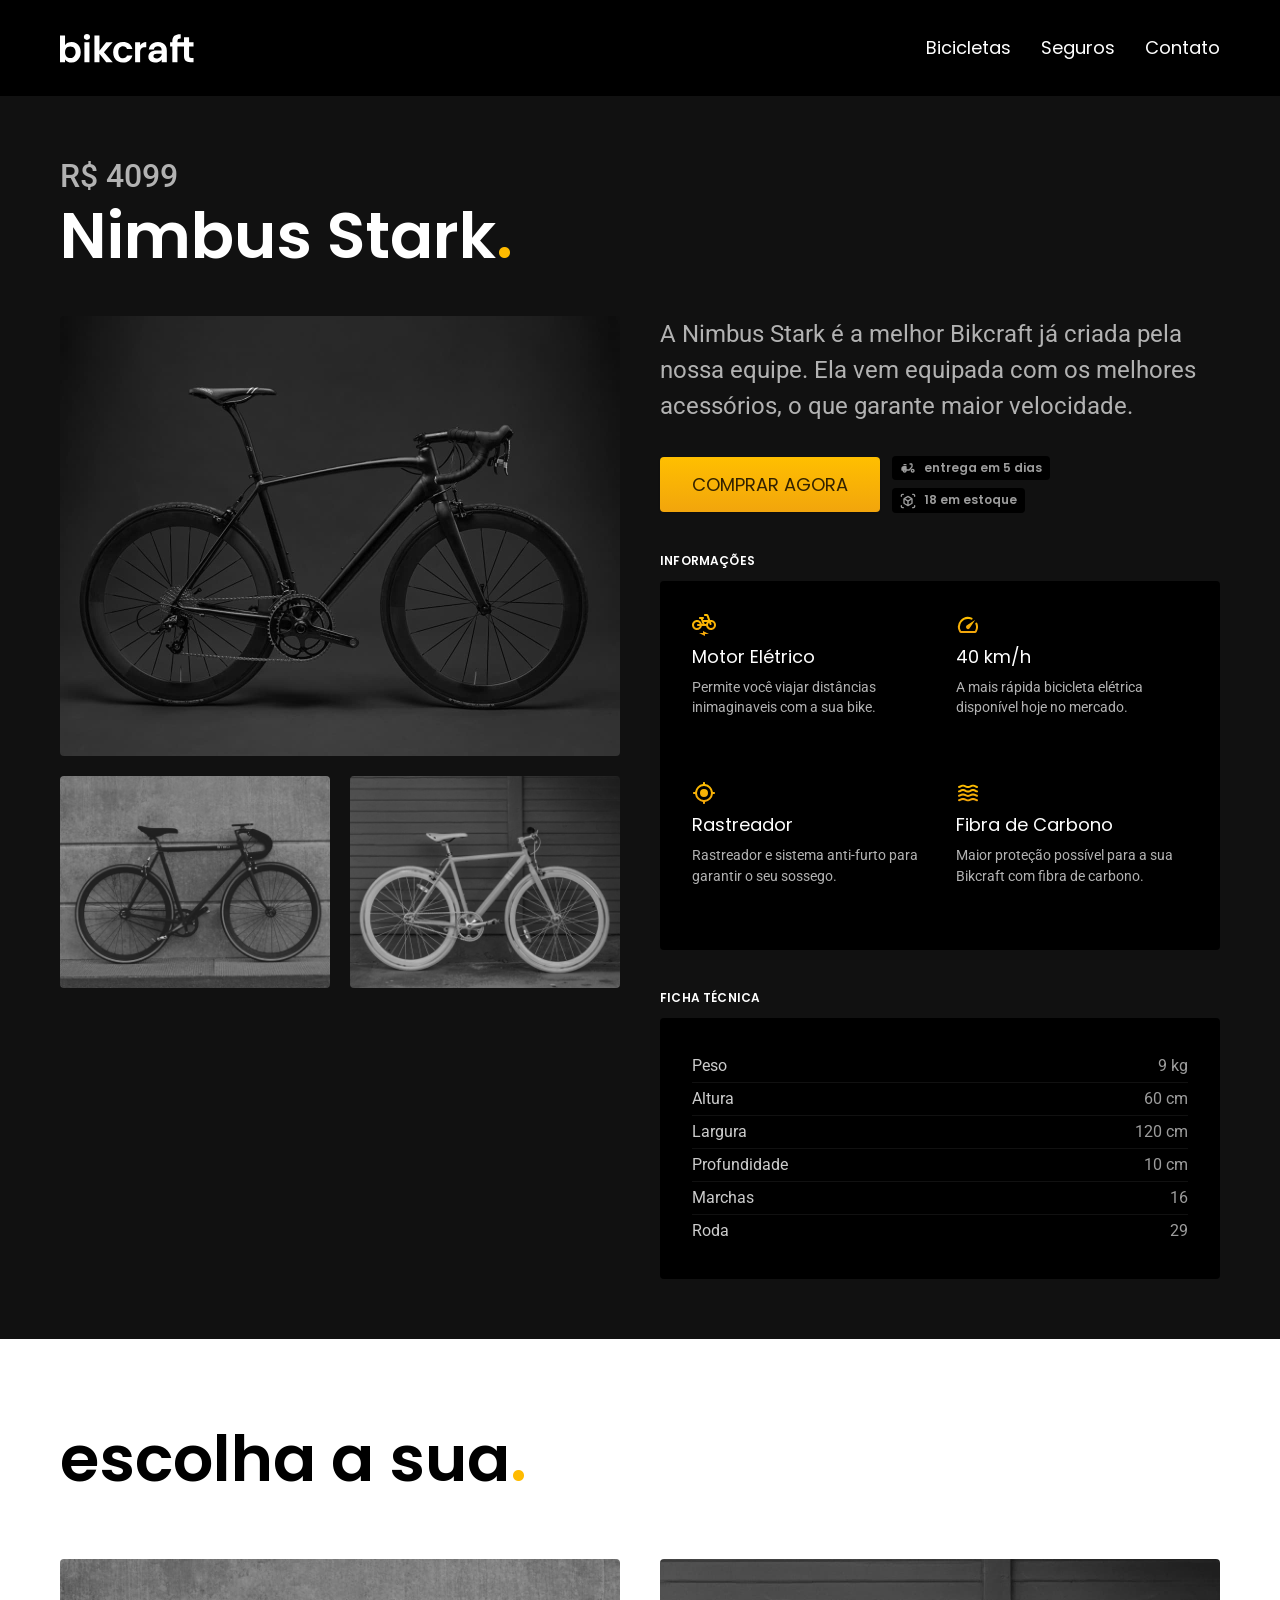
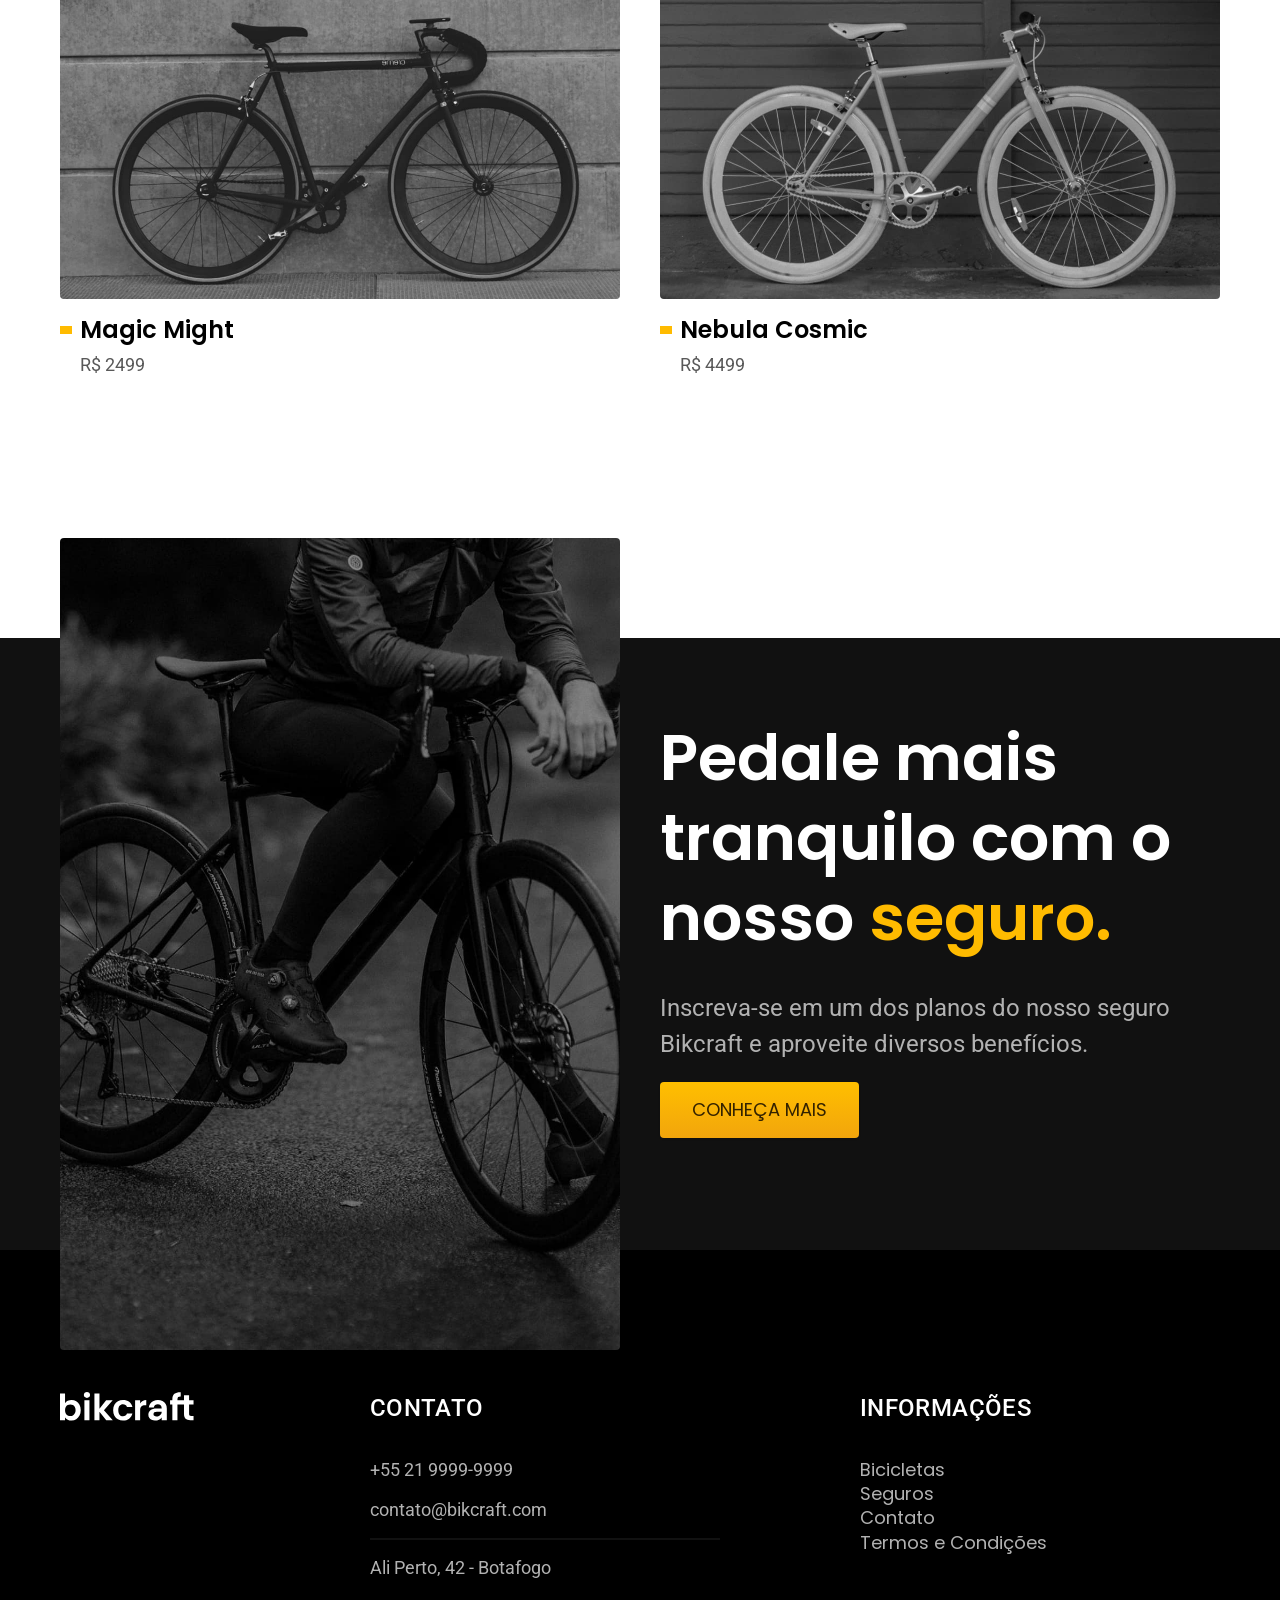
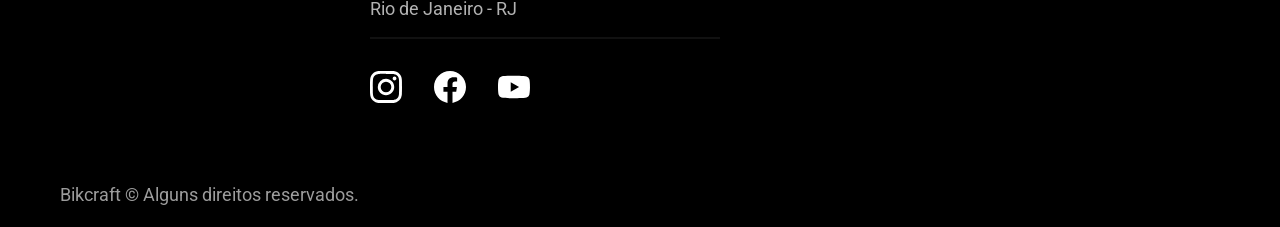
<file: bicicletas/nimbus.html>
<!DOCTYPE html>
<html lang="pt-br">

<head>
  <meta charset="UTF-8">
  <meta name="viewport" content="width=device-width, initial-scale=1.0">
  <meta name="description" content="Seguros">

  <link rel="preconnect" href="https://fonts.googleapis.com">
  <link rel="preconnect" href="https://fonts.gstatic.com" crossorigin>


  <link rel="icon" href="./favicon.svg" type="image/svg+xml">

  <title>Nimbus | Bikcraft</title>
  <link rel="stylesheet" href="../css/style.css">

  <link href="https://fonts.googleapis.com/css2?family=Poppins:ital,wght@0,100;0,200;0,300;0,400;0,500;0,600;0,700;0,800;0,900;1,100;1,200;1,300;1,400;1,500;1,600;1,700;1,800;1,900&display=swap" rel="stylesheet">
  <link href="https://fonts.googleapis.com/css2?family=Poppins:ital,wght@0,100;0,200;0,300;0,400;0,500;0,600;0,700;0,800;0,900;1,100;1,200;1,300;1,400;1,500;1,600;1,700;1,800;1,900&family=Roboto:ital,wght@0,100..900;1,100..900&display=swap" rel="stylesheet">
  <link href="https://fonts.googleapis.com/css2?family=Merriweather:ital,opsz,wght@0,18..144,300..900;1,18..144,300..900&display=swap" rel="stylesheet">
<script>document.documentElement.classList.add('js')</script>
</head>

<body id="bicicletas">
  <header class="header-bg">
    <div class="container header">
      <a href="../">
        <img src="../img/bikcraft.svg" alt="Bikcraft Logo">
      </a>
      <nav>
        <ul class="navbar font-1-m">
          <li><a href="../bicicletas.html">Bicicletas</a></li>
          <li><a href="../seguros.html">Seguros</a></li>
          <li><a href="../contato.html">Contato</a></li>
        </ul>
      </nav>
    </div>
  </header>

  <main>
    <div class="bicicleta-bg">
      <div class="bicicleta-conteudo container">
        <div class="bicicleta-titulo">
          <span class="font-2-xl cor-5">R$ 4099</span>
          <h2 class="font-1-xxl cor-0">Nimbus Stark<span class="cor-p1">.</span></h2>
        </div>
        <div class="bicicleta-imagem">
          <img src="../img/bicicleta/nimbus1.jpg" alt="bicicleta preta">
          <img src="../img/bicicleta/nimbus2.jpg" alt="bicicleta cinza">
          <img src="../img/bicicleta/nimbus3.jpg" alt="bicicleta branca">
        </div>
        <div class="bicicleta-info">
          <p class="font-2-l cor-5">A Nimbus Stark é a melhor Bikcraft já criada pela nossa equipe. Ela vem equipada com os melhores acessórios, o que garante maior velocidade.</p>
          <div class="bicicleta-comprar">
            <a class="botao" href="../orcamento.html?tipo=bikcraft&produto=nimbus">Comprar agora</a>
            <span class="font-1-xs cor-6"><img src="../img/icones/entrega.svg" alt="">entrega em 5 dias</span>
            <span class="font-1-xs cor-6"><img src="../img/icones/estoque.svg" alt="">18 em estoque</span>
          </div>
          <h2 class="font-1-xs cor-0">Informações</h2>
          <div class="bicicleta-informacoes">
            <div>
              <img src="../img/icones/eletrica.svg" alt="">
              <h3 class="font-1-m cor-0">Motor Elétrico</h3>
              <p class="font-2-xs cor-5">Permite você viajar distâncias inimaginaveis com a sua bike.</p>
            </div>
            <div>
              <img src="../img/icones/velocidade.svg" alt="">
              <h3 class="font-1-m cor-0">40 km/h</h3>
              <p class="font-2-xs cor-5">A mais rápida bicicleta elétrica disponível hoje no mercado.</p>
            </div>
            <div>
              <img src="../img/icones/rastreador.svg" alt="">
              <h3 class="font-1-m cor-0">Rastreador</h3>
              <p class="font-2-xs cor-5">Rastreador e sistema anti-furto para garantir o seu sossego.</p>
            </div>
            <div>
              <img src="../img/icones/carbono.svg" alt="">
              <h3 class="font-1-m cor-0">Fibra de Carbono</h3>
              <p class="font-2-xs cor-5">Maior proteção possível para a sua Bikcraft com fibra de carbono.</p>
            </div>
          </div>
          <h2 class="font-1-xs cor-0">Ficha Técnica</h2>
          <ul class="bicicleta-ficha font-2-s cor-4">
            <li>
              Peso
              <span>9 kg</span>
            </li>
            <li>
              Altura
              <span>60 cm</span>
            </li>
            <li>
              Largura
              <span>120 cm</span>
            </li>
            <li>
              Profundidade
              <span>10 cm</span>
            </li>
            <li>
              Marchas
              <span>16</span>
            </li>
            <li>
              Roda
              <span>29</span>
            </li>
          </ul>
        </div>
      </div>
    </div>
  </main>

  <article class="bicicletas-lista container">
    <h2 class="container font-1-xxl">escolha a sua<span class="cor-p1">.</span></h2>
    <ul>
      <li>
        <a href="./magic.html">
          <img src="../img/bicicletas/magic.jpg" alt="Bicicleta preta">
          <h3 class="font-1-xl">Magic Might</h3>
          <span class="font-2-m cor-8">R$ 2499</span>
        </a>
      </li>
      <li>
        <a href="./nimbus.html">
          <img src="../img/bicicletas/nebula.jpg" alt="Bicicleta preta">
          <h3 class="font-1-xl">Nebula Cosmic</h3>
          <span class="font-2-m cor-8">R$ 4499</span>
        </a>
      </li>
    </ul>
    </div>
  </article>

  <article class="seguro-bg">
    <div class="seguro container">
      <div class="seguro-imagem">
        <img src="../img/fotos/seguros.jpg" alt="bike preta">
      </div>
      <div class="seguro-conteudo">
        <h2 class="font-1-xxl cor-0">Pedale mais tranquilo com o nosso <span class="cor-p1">seguro.</span></h2>
        <p class="font-2-l cor-5">Inscreva-se em um dos planos do nosso seguro Bikcraft e aproveite diversos benefícios.</p>
        <a class="botao" href="../seguros.html">CONHEÇA MAIS</a>
      </div>
    </div>
  </article>

  <footer class="footer-bg">
    <div class="container footer">
      <img src="../img/bikcraft.svg" alt="logo bickcraft">
      <div class="footer-contato">
        <h2 class="font-2-l-b cor-0">Contato</h2>
        <ul class="font-2-m cor-5">
          <li><a href="tel:552199999999">+55 21 9999-9999</a></li>
          <li><a href="mailto:contato@bikcraft.com">contato@bikcraft.com</a></li>
          <li>Ali Perto, 42 - Botafogo</li>
          <li>Rio de Janeiro - RJ</li>
        </ul>
        <div class="redes">
          <img src="../img/redes/instagram.svg" alt="icone instagram">
          <img src="../img/redes/facebook.svg" alt="icone facebook">
          <img src="../img/redes/youtube.svg" alt="icone youtube">
        </div>
      </div>
      <div class="footer-informacoes">
        <h2 class="font-2-l-b cor-0">Informações</h2>
        <nav>
          <ul class="font-1-m cor-5">
            <li><a href="../bicicletas.html">Bicicletas</a></li>
            <li><a href="../seguros.html">Seguros</a></li>
            <li><a href="../contato.html">Contato</a></li>
            <li><a href="../termos.html">Termos e Condições</a></li>
          </ul>
        </nav>
      </div>
      <p class="copy font-2-m cor-6">Bikcraft © Alguns direitos reservados.</p>
    </div>
  </footer>
  <script src="../js/script.js"></script>
</body>

</html>
</file>
<file: css/style.css>
/* Global */
@import '/css/global/global.css';
@import '/css/utilidades/tipografia.css';

@import '/css/global/header.css';
@import '/css/global/footer.css';

/* Utilidades */
@import '/css/utilidades/componentes.css';
@import '/css/utilidades/formulario.css';
@import '/css/utilidades/cores.css';
@import '/css/utilidades/animacao.css';

/* Home */
@import '/css/home/introducao.css';
@import '/css/home/tecnologia.css';
@import '/css/home/parceiros.css';
@import '/css/home/depoimento.css';

/* Bicicletas */
@import '/css/bicicletas/bicicletas-lista.css';
@import '/css/bicicletas/bicicletas.css';

/* Bicicleta */
@import '/css/bicicleta/nebula.css';
@import '/css/bicicleta/seguro.css';

/* Seguros */
@import '/css/seguros/seguros.css';
@import '/css/seguros/vantagens.css';
@import '/css/seguros/perguntas.css';

/* Termos */
@import '/css/termos/termos.css';

/* Contato */
@import '/css/contato/contato.css';
@import '/css/contato/lojas.css';

/* Termos */
@import '/css/orcamento/orcamento.css';
</file>
